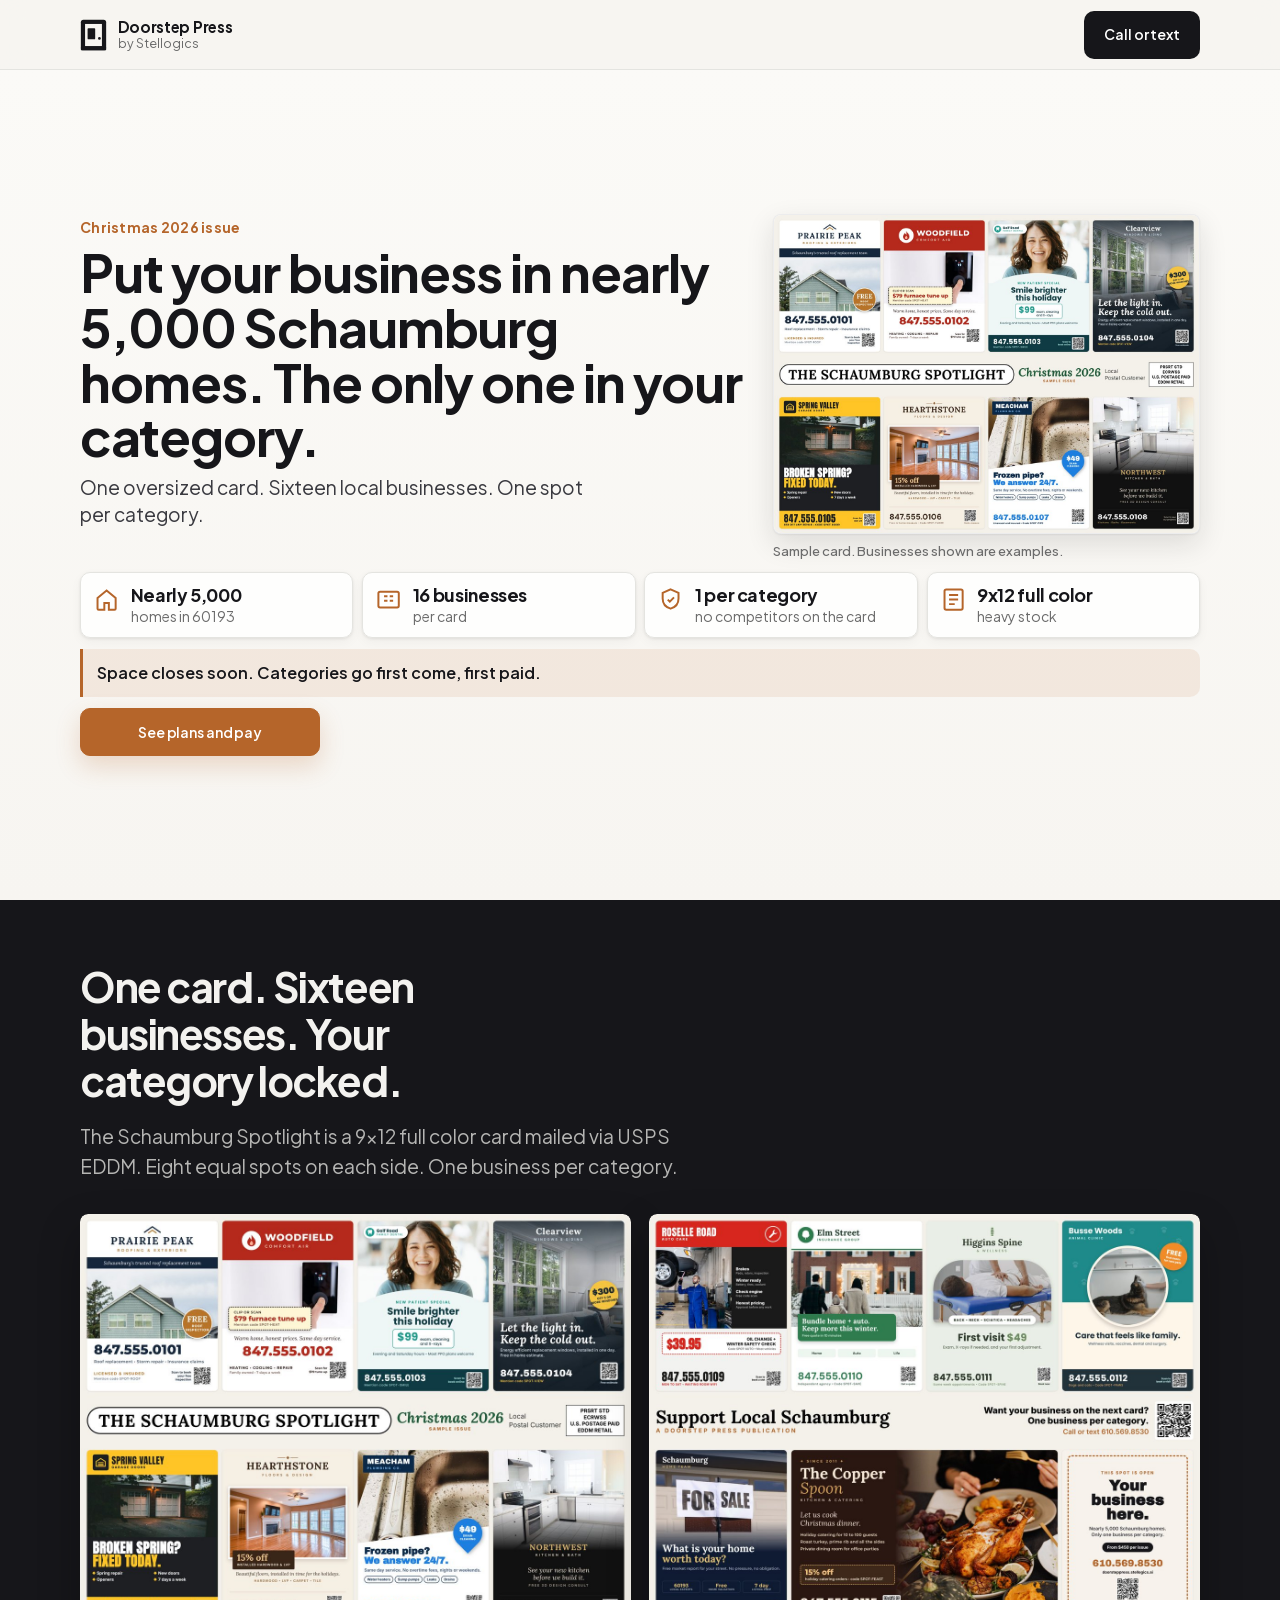
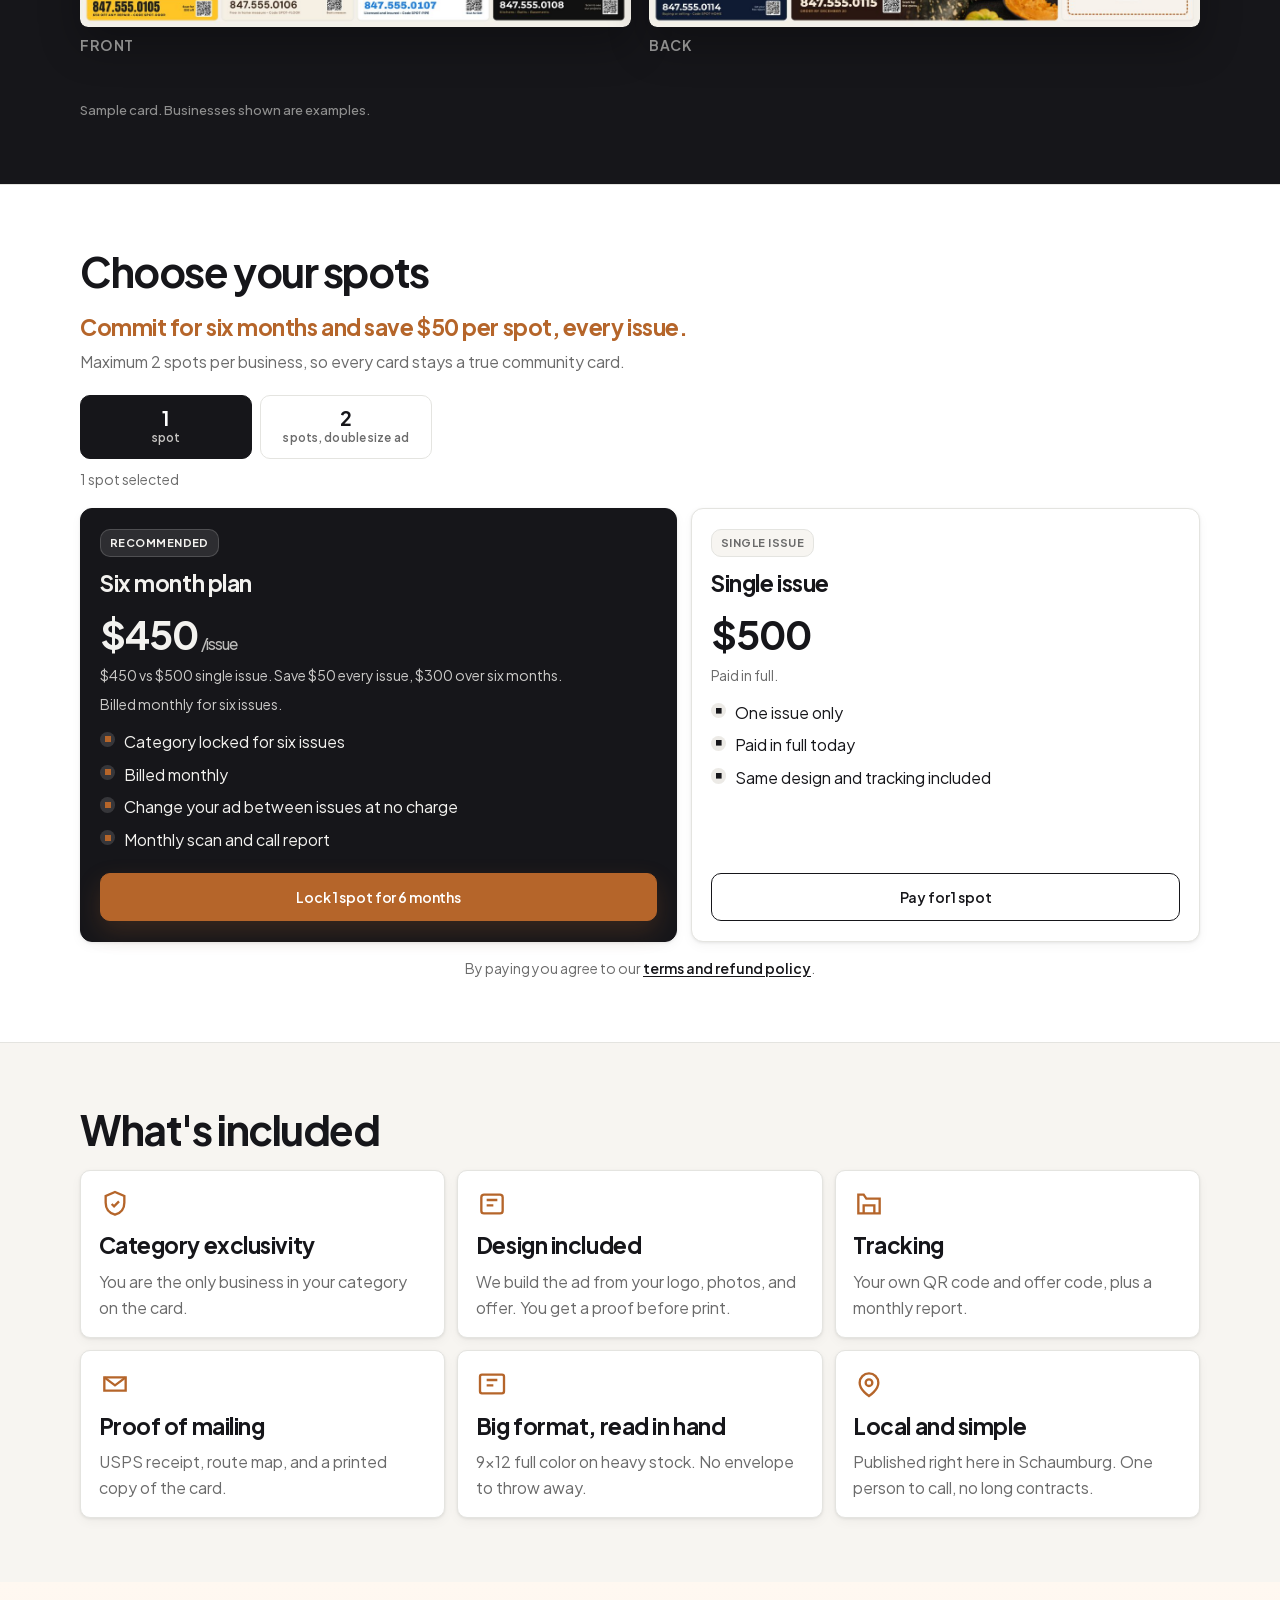
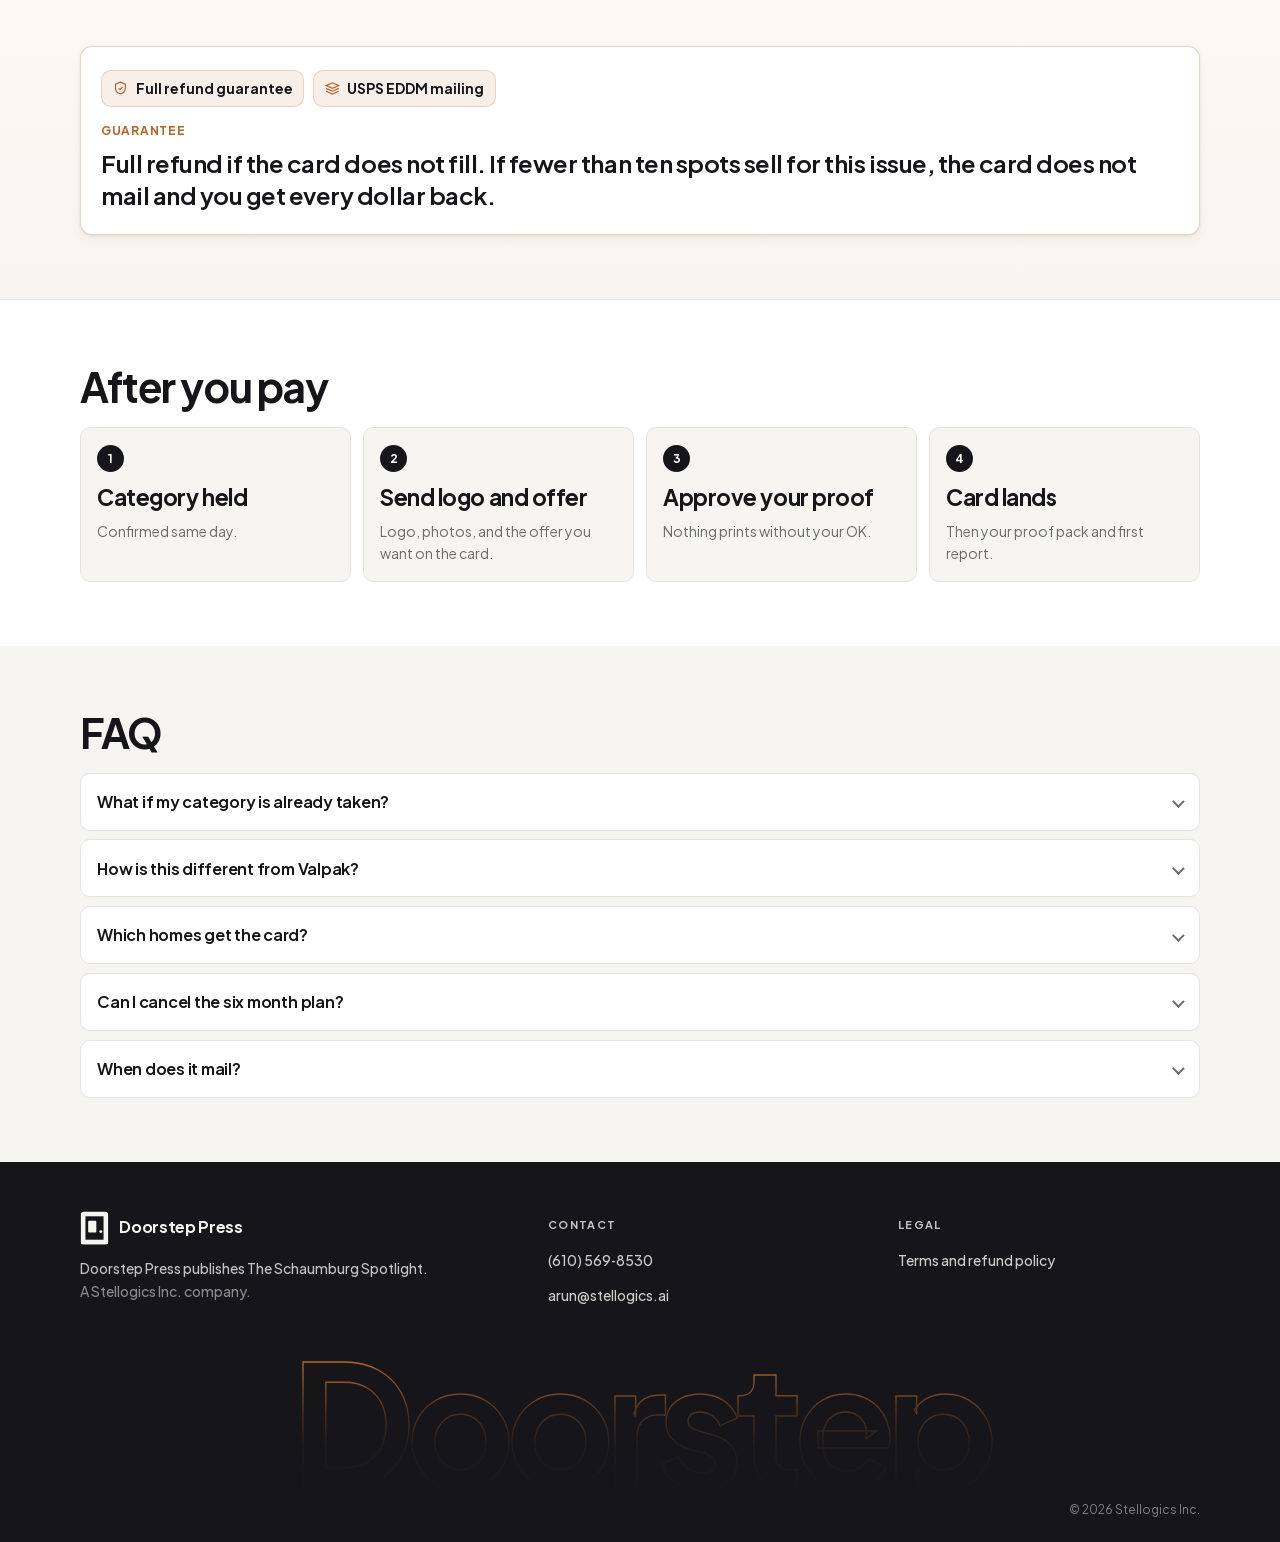
<file: index.html>
<!DOCTYPE html>
<html lang="en">
  <head>
    <meta charset="utf-8" />
    <meta name="viewport" content="width=device-width, initial-scale=1" />
    <meta name="robots" content="noindex, nofollow" />
    <title>Doorstep Press</title>
    <meta http-equiv="refresh" content="0; url=/schaumburg/" />
    <script>
      location.replace("/schaumburg/");
    </script>
  </head>
  <body>
    <p><a href="/schaumburg/">Continue to The Schaumburg Spotlight</a></p>
  </body>
</html>
</file>
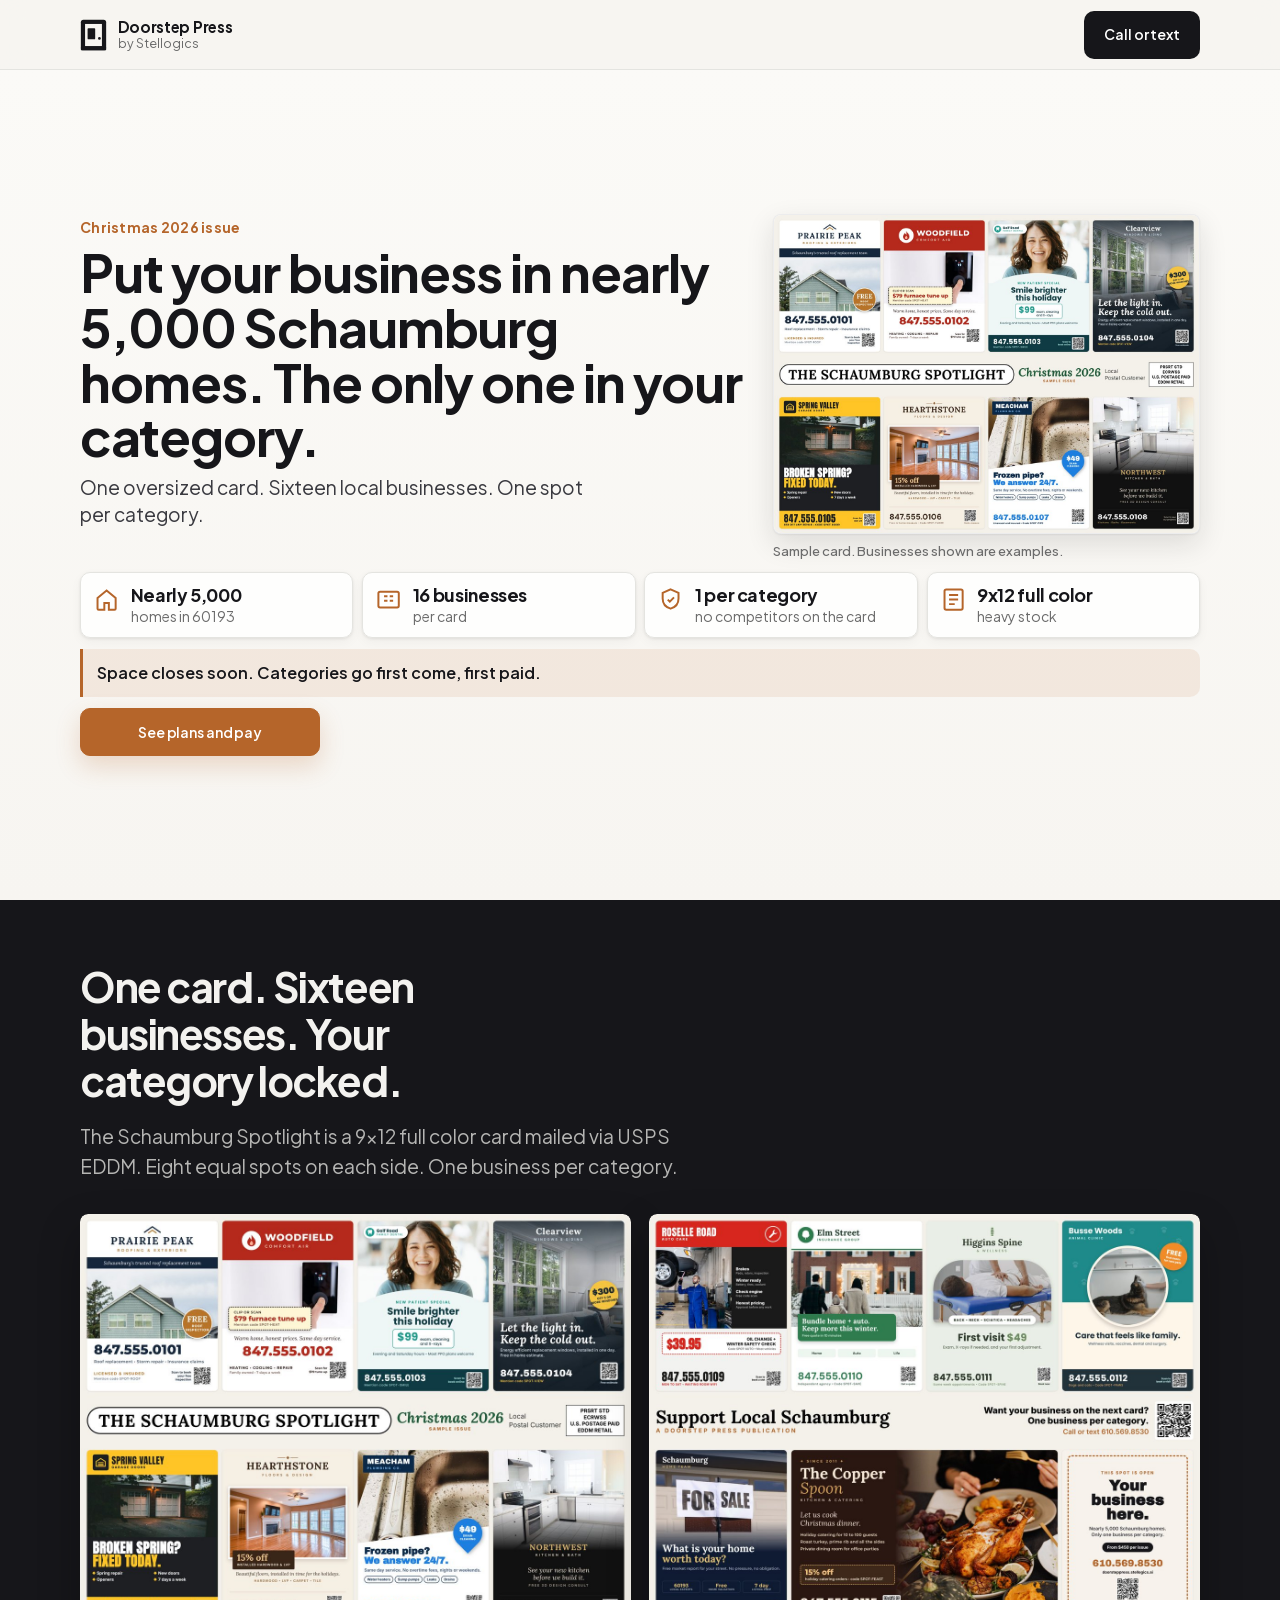
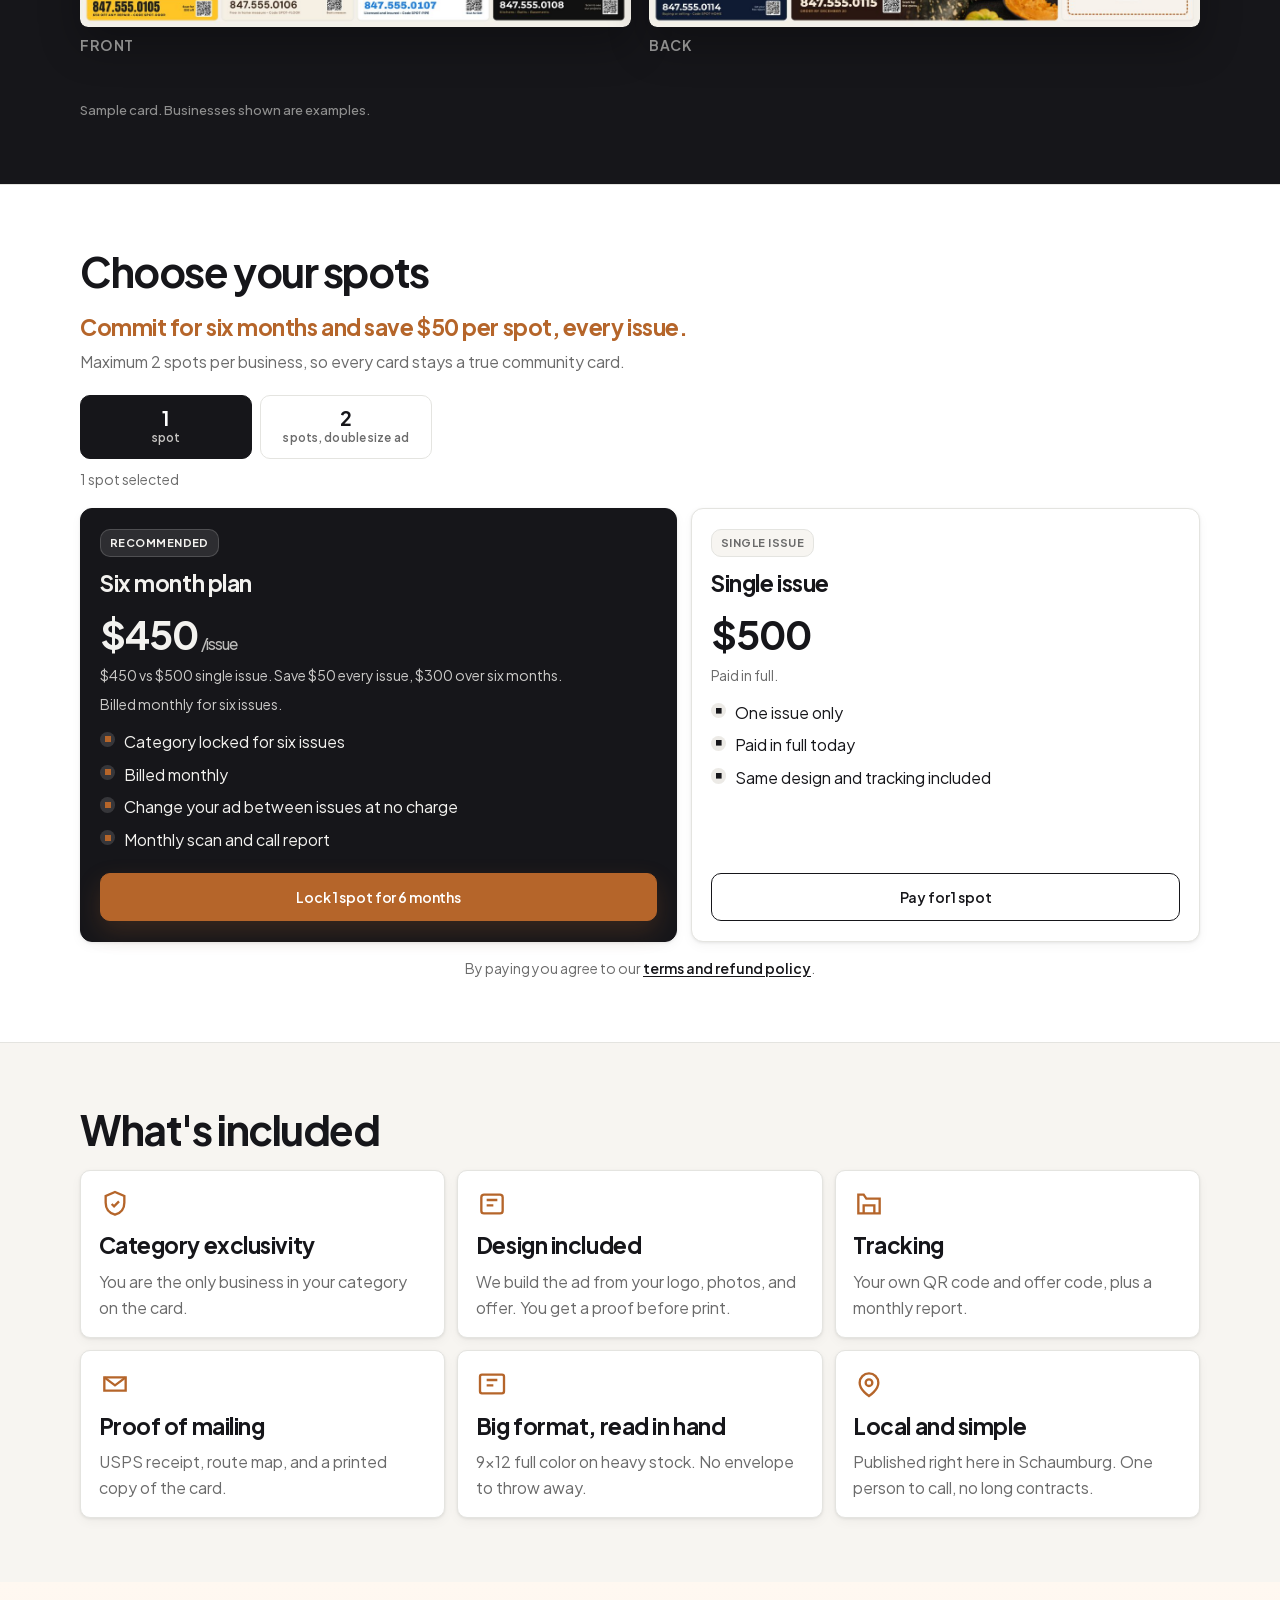
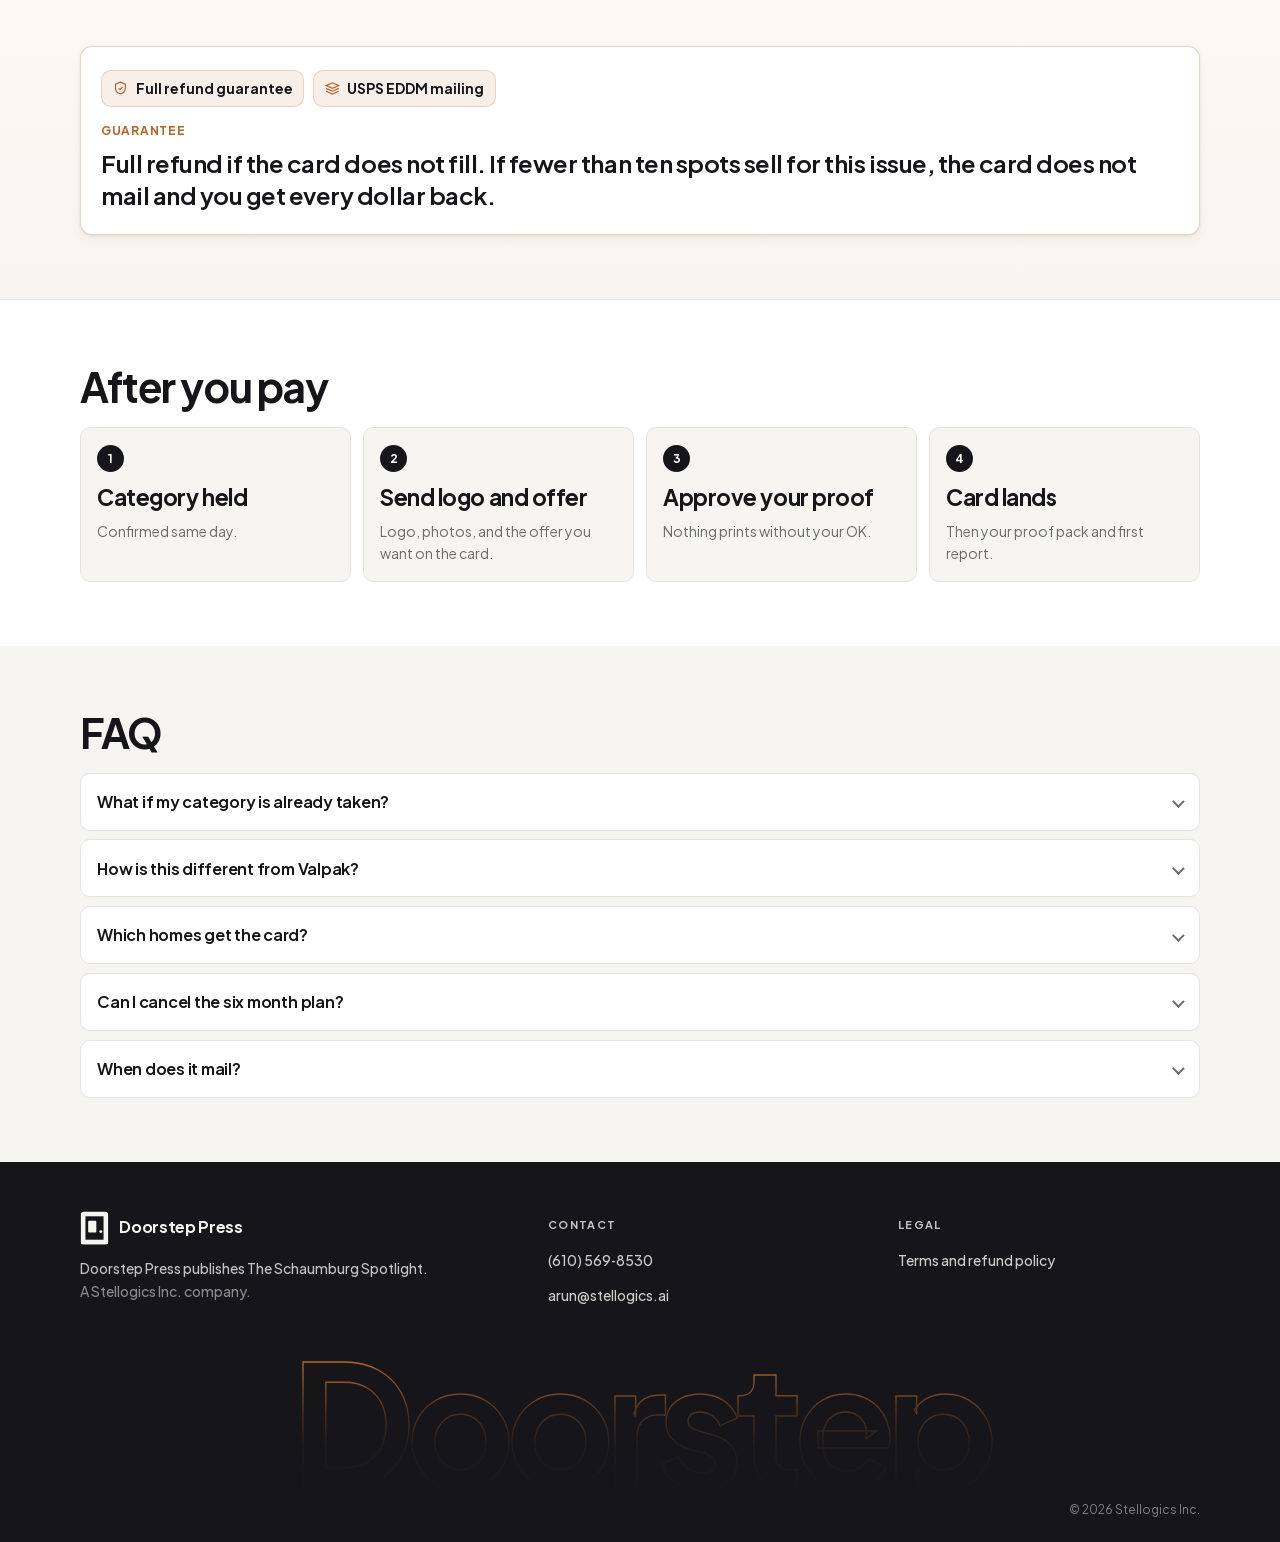
<file: schaumburg/index.html>
<!DOCTYPE html>
<html lang="en">
  <head>
    <meta charset="utf-8" />
    <meta name="viewport" content="width=device-width, initial-scale=1" />
    <meta name="robots" content="noindex, nofollow" />
    <meta
      name="description"
      content="Put your business in nearly 5,000 Schaumburg homes with The Schaumburg Spotlight from Doorstep Press."
    />
    <title>The Schaumburg Spotlight | Doorstep Press</title>
    <link rel="icon" href="../assets/favicon.svg" type="image/svg+xml" />
    <link rel="preload" href="../fonts/plus-jakarta-sans-latin-var.woff2" as="font" type="font/woff2" crossorigin />
    <link rel="stylesheet" href="../css/styles.css" />
  </head>
  <body>
    <header class="site-header">
      <div class="shell site-header__inner">
        <a class="brand" href="/schaumburg/">
          <img class="brand__logo" src="../assets/logo.svg" width="32" height="40" alt="" />
          <span class="brand__text">
            <span class="brand__name">Doorstep Press</span>
            <span class="brand__sub">by Stellogics</span>
          </span>
        </a>
        <a
          class="btn btn--call"
          data-config="phone"
          data-keep-label="true"
          href="#"
          hidden
        >
          Call or text
        </a>
      </div>
    </header>

    <main>
      <section class="band band--hero">
        <div class="shell hero-stack">
          <div class="hero__copy">
            <p class="hero__issue" data-config="issueName">Christmas 2026 issue</p>
            <h1>Put your business in nearly 5,000 Schaumburg homes. The only one in your category.</h1>
            <p class="hero__lead">
              One oversized card. Sixteen local businesses. One spot per category.
            </p>
          </div>

          <figure class="hero__visual">
            <img
              class="hero__img"
              src="../assets/card-front-sample.jpg"
              srcset="../assets/card-front-sample-1200.jpg 1200w, ../assets/card-front-sample.jpg 2400w"
              sizes="(max-width: 767.98px) calc(100vw - 2.2rem), (max-width: 899.98px) min(100vw - 2.2rem, 1120px), 38vw"
              width="2400"
              height="1800"
              alt="Sample front of The Schaumburg Spotlight card showing local business ads"
              loading="eager"
              decoding="async"
            />
            <figcaption class="card-sample-caption">
              Sample card. Businesses shown are examples.
            </figcaption>
          </figure>

          <div class="facts" aria-label="Key facts">
            <div class="fact">
              <span class="fact__icon" aria-hidden="true">
                <svg viewBox="0 0 24 24" fill="none" stroke="currentColor" stroke-width="1.75"><path d="M4 10.5L12 4l8 6.5V20a1 1 0 0 1-1 1h-5v-6H10v6H5a1 1 0 0 1-1-1v-9.5z"/></svg>
              </span>
              <div class="fact__text">
                <strong>Nearly 5,000</strong>
                <span>homes in 60193</span>
              </div>
            </div>
            <div class="fact">
              <span class="fact__icon" aria-hidden="true">
                <svg viewBox="0 0 24 24" fill="none" stroke="currentColor" stroke-width="1.75"><rect x="3" y="5" width="18" height="14" rx="1.5"/><path d="M8 9h3M13 9h3M8 13h3M13 13h3"/></svg>
              </span>
              <div class="fact__text">
                <strong>16 businesses</strong>
                <span>per card</span>
              </div>
            </div>
            <div class="fact">
              <span class="fact__icon" aria-hidden="true">
                <svg viewBox="0 0 24 24" fill="none" stroke="currentColor" stroke-width="1.75"><path d="M12 3l7 3v5c0 4.5-2.9 7.8-7 9-4.1-1.2-7-4.5-7-9V6l7-3z"/><path d="M9.5 12l1.8 1.8L15 10"/></svg>
              </span>
              <div class="fact__text">
                <strong>1 per category</strong>
                <span>no competitors on the card</span>
              </div>
            </div>
            <div class="fact">
              <span class="fact__icon" aria-hidden="true">
                <svg viewBox="0 0 24 24" fill="none" stroke="currentColor" stroke-width="1.75"><rect x="4" y="3" width="16" height="18" rx="1.5"/><path d="M8 8h8M8 12h8M8 16h5"/></svg>
              </span>
              <div class="fact__text">
                <strong>9x12 full color</strong>
                <span>heavy stock</span>
              </div>
            </div>
          </div>

          <p class="urgency">
            Space closes <span data-config="spaceDeadline">soon</span>. Categories go first come, first paid.
          </p>

          <div class="jump">
            <a class="btn btn--primary" href="#plans">See plans and pay</a>
          </div>
        </div>
      </section>

      <section class="band band--ink" aria-label="Card concept">
        <div class="shell card-concept reveal">
          <div class="card-concept__copy">
            <h2>One card. Sixteen businesses. Your category locked.</h2>
            <p>
              The Schaumburg Spotlight is a 9x12 full color card mailed via USPS EDDM.
              Eight equal spots on each side. One business per category.
            </p>
          </div>
          <div class="card-faces">
            <figure class="card-face">
              <button
                type="button"
                class="card-face__zoom"
                data-lightbox="../assets/card-front-sample.jpg"
                aria-label="View full size sample front of The Schaumburg Spotlight card"
              >
                <img
                  src="../assets/card-front-sample.jpg"
                  srcset="../assets/card-front-sample-1200.jpg 1200w, ../assets/card-front-sample.jpg 2400w"
                  sizes="(max-width: 899.98px) calc(100vw - 2.2rem), min(540px, 44vw)"
                  width="2400"
                  height="1800"
                  alt="Sample front of The Schaumburg Spotlight card showing local business ads"
                  loading="lazy"
                  decoding="async"
                />
              </button>
              <figcaption>Front</figcaption>
            </figure>
            <figure class="card-face">
              <button
                type="button"
                class="card-face__zoom"
                data-lightbox="../assets/card-back-sample.jpg"
                aria-label="View full size sample back of The Schaumburg Spotlight card"
              >
                <img
                  src="../assets/card-back-sample.jpg"
                  srcset="../assets/card-back-sample-1200.jpg 1200w, ../assets/card-back-sample.jpg 2400w"
                  sizes="(max-width: 899.98px) calc(100vw - 2.2rem), min(540px, 44vw)"
                  width="2400"
                  height="1800"
                  alt="Sample back of The Schaumburg Spotlight card"
                  loading="lazy"
                  decoding="async"
                />
              </button>
              <figcaption>Back</figcaption>
            </figure>
          </div>
          <p class="card-sample-caption card-sample-caption--on-ink">
            Sample card. Businesses shown are examples.
          </p>
        </div>
      </section>

      <section class="band band--plans" id="plans">
        <div class="shell">
          <div class="plans-head">
            <h2>Choose your spots</h2>
            <p class="plans-save">
              Commit for six months and save $50 per spot, every issue.
            </p>
            <p class="plans-note">
              Maximum 2 spots per business, so every card stays a true community card.
            </p>
          </div>

          <div
            class="spot-picker"
            role="radiogroup"
            aria-label="Number of spots"
          >
            <button type="button" class="spot-picker__btn is-active" data-spots="1" role="radio" aria-checked="true">
              <span class="spot-picker__num">1</span>
              <span class="spot-picker__desc">spot</span>
            </button>
            <button type="button" class="spot-picker__btn" data-spots="2" role="radio" aria-checked="false">
              <span class="spot-picker__num">2</span>
              <span class="spot-picker__desc">spots, double size ad</span>
            </button>
          </div>
          <p class="spot-picker__label">
            <span data-spots-label>1 spot</span> selected
          </p>

          <div class="plan-compare">
            <article class="plan plan--featured">
              <span class="plan__badge">Recommended</span>
              <h3>Six month plan</h3>
              <p class="plan__price" data-price="plan6">
                $450<span class="price-unit">/issue</span>
              </p>
              <p class="plan__compare" data-compare="plan6">
                $450 vs $500 single issue. Save $50 every issue, $300 over six months.
              </p>
              <p class="plan__perspot" data-perspot="plan6" hidden></p>
              <p class="plan__billing">Billed monthly for six issues.</p>
              <ul class="checklist">
                <li>Category locked for six issues</li>
                <li>Billed monthly</li>
                <li>Change your ad between issues at no charge</li>
                <li>Monthly scan and call report</li>
              </ul>
              <a class="btn btn--primary" data-pay="plan6" href="#">
                Lock 1 spot for 6 months
              </a>
            </article>

            <article class="plan plan--single">
              <span class="plan__badge plan__badge--quiet">Single issue</span>
              <h3>Single issue</h3>
              <p class="plan__price" data-price="single">$500</p>
              <p class="plan__meta" data-meta="single">Paid in full.</p>
              <ul class="checklist checklist--muted">
                <li>One issue only</li>
                <li>Paid in full today</li>
                <li>Same design and tracking included</li>
              </ul>
              <a class="btn btn--secondary" data-pay="single" href="#">
                Pay for 1 spot
              </a>
            </article>
          </div>

          <p class="plans-agree">
            By paying you agree to our
            <a href="/schaumburg/terms/">terms and refund policy</a>.
          </p>
        </div>
      </section>

      <section class="band band--paper">
        <div class="shell">
          <h2 class="reveal">What's included</h2>
          <div class="include-grid">
            <article class="include reveal">
              <span class="include__icon" aria-hidden="true">
                <svg viewBox="0 0 24 24" fill="none" stroke="currentColor" stroke-width="1.75"><path d="M12 3l7 3v5c0 4.5-2.9 7.8-7 9-4.1-1.2-7-4.5-7-9V6l7-3z"/><path d="M9.5 12l1.8 1.8L15 10"/></svg>
              </span>
              <h3>Category exclusivity</h3>
              <p>You are the only business in your category on the card.</p>
            </article>
            <article class="include reveal">
              <span class="include__icon" aria-hidden="true">
                <svg viewBox="0 0 24 24" fill="none" stroke="currentColor" stroke-width="1.75"><rect x="4" y="5" width="16" height="14" rx="2"/><path d="M8 9h8M8 13h5"/></svg>
              </span>
              <h3>Design included</h3>
              <p>
                We build the ad from your logo, photos, and offer. You get a proof before print.
              </p>
            </article>
            <article class="include reveal">
              <span class="include__icon" aria-hidden="true">
                <svg viewBox="0 0 24 24" fill="none" stroke="currentColor" stroke-width="1.75"><path d="M4 19V5h4l2 3h10v11H4z"/><path d="M8 19v-6h8v6"/></svg>
              </span>
              <h3>Tracking</h3>
              <p>Your own QR code and offer code, plus a monthly report.</p>
            </article>
            <article class="include reveal">
              <span class="include__icon" aria-hidden="true">
                <svg viewBox="0 0 24 24" fill="none" stroke="currentColor" stroke-width="1.75"><path d="M4 7h16v10H4z"/><path d="M4 7l8 6 8-6"/></svg>
              </span>
              <h3>Proof of mailing</h3>
              <p>USPS receipt, route map, and a printed copy of the card.</p>
            </article>
            <article class="include reveal">
              <span class="include__icon" aria-hidden="true">
                <svg viewBox="0 0 24 24" fill="none" stroke="currentColor" stroke-width="1.75"><rect x="3" y="5" width="18" height="14" rx="1.5"/><path d="M8 9h8M8 13h5"/></svg>
              </span>
              <h3>Big format, read in hand</h3>
              <p>9x12 full color on heavy stock. No envelope to throw away.</p>
            </article>
            <article class="include reveal">
              <span class="include__icon" aria-hidden="true">
                <svg viewBox="0 0 24 24" fill="none" stroke="currentColor" stroke-width="1.75"><path d="M12 21s-7-4.4-7-10a7 7 0 1 1 14 0c0 5.6-7 10-7 10z"/><circle cx="12" cy="11" r="2.5"/></svg>
              </span>
              <h3>Local and simple</h3>
              <p>Published right here in Schaumburg. One person to call, no long contracts.</p>
            </article>
          </div>
        </div>
      </section>

      <section class="band band--guarantee">
        <div class="shell">
          <aside class="guarantee reveal">
            <div class="trust-row">
              <span class="trust-badge">
                <svg viewBox="0 0 24 24" fill="none" stroke="currentColor" stroke-width="1.75" aria-hidden="true"><path d="M12 3l7 3v5c0 4.5-2.9 7.8-7 9-4.1-1.2-7-4.5-7-9V6l7-3z"/><path d="M9.5 12l1.8 1.8L15 10"/></svg>
                Full refund guarantee
              </span>
              <span class="trust-badge">
                <svg viewBox="0 0 24 24" fill="none" stroke="currentColor" stroke-width="1.75" aria-hidden="true"><path d="M3 8l9-4 9 4-9 4-9-4z"/><path d="M3 12l9 4 9-4M3 16l9 4 9-4"/></svg>
                USPS EDDM mailing
              </span>
            </div>
            <p class="guarantee__label">Guarantee</p>
            <p>
              Full refund if the card does not fill. If fewer than ten spots sell for this issue,
              the card does not mail and you get every dollar back.
            </p>
          </aside>
        </div>
      </section>

      <section class="band band--steps">
        <div class="shell">
          <h2 class="reveal">After you pay</h2>
          <ol class="steps">
            <li class="reveal">
              <h3>Category held</h3>
              <p>Confirmed same day.</p>
            </li>
            <li class="reveal">
              <h3>Send logo and offer</h3>
              <p>Logo, photos, and the offer you want on the card.</p>
            </li>
            <li class="reveal">
              <h3>Approve your proof</h3>
              <p>Nothing prints without your OK.</p>
            </li>
            <li class="reveal">
              <h3>Card lands</h3>
              <p>Then your proof pack and first report.</p>
            </li>
          </ol>
        </div>
      </section>

      <section class="band band--faq">
        <div class="shell">
          <h2 class="reveal">FAQ</h2>
          <div class="faq">
            <div class="faq-item reveal">
              <button class="faq-q" type="button" aria-expanded="false">
                What if my category is already taken?
              </button>
              <div class="faq-a" hidden>
                You are first in line for the next card. You pay nothing until your category is
                confirmed.
              </div>
            </div>

            <div class="faq-item reveal">
              <button class="faq-q" type="button" aria-expanded="false">
                How is this different from Valpak?
              </button>
              <div class="faq-a" hidden>
                One single card with 16 businesses. No competitors in your category. No envelope.
              </div>
            </div>

            <div class="faq-item reveal">
              <button class="faq-q" type="button" aria-expanded="false">
                Which homes get the card?
              </button>
              <div class="faq-a" hidden>
                Every home on ten carrier routes in 60193. Nearly 5,000 homes.
              </div>
            </div>

            <div class="faq-item reveal">
              <button class="faq-q" type="button" aria-expanded="false">
                Can I cancel the six month plan?
              </button>
              <div class="faq-a" hidden>
                Talk to us and we will work through it with you.
              </div>
            </div>

            <div class="faq-item reveal">
              <button class="faq-q" type="button" aria-expanded="false">
                When does it mail?
              </button>
              <div class="faq-a" hidden>
                The Christmas issue mails in December. The card holds only 16 businesses, so categories close as they fill.
              </div>
            </div>
          </div>
        </div>
      </section>
    </main>

    <footer class="site-footer">
      <div class="shell site-footer-main">
        <div class="site-footer-col site-footer-brand">
          <a class="site-footer-logo-link" href="/schaumburg/" aria-label="Doorstep Press">
            <img class="site-footer-logo" src="../assets/logo-light.svg" width="32" height="40" alt="" />
            <span class="site-footer-logo-name">Doorstep Press</span>
          </a>
          <p class="site-footer-credit">
            <span class="site-footer-credit__line">Doorstep Press publishes The Schaumburg Spotlight.</span>
            <span class="site-footer-credit__muted">A Stellogics Inc. company.</span>
          </p>
        </div>
        <nav class="site-footer-col" aria-label="Contact">
          <h2 class="site-footer-heading">Contact</h2>
          <ul class="site-footer-links">
            <li><a data-config="phone" href="#" hidden></a></li>
            <li><a data-config="email" href="#" hidden></a></li>
          </ul>
        </nav>
        <nav class="site-footer-col" aria-label="Legal">
          <h2 class="site-footer-heading">Legal</h2>
          <ul class="site-footer-links">
            <li><a href="/schaumburg/terms/">Terms and refund policy</a></li>
          </ul>
        </nav>
      </div>

      <div class="site-footer-wordmark-wrap" aria-hidden="true">
        <p class="site-footer-wordmark">Doorstep</p>
        <div class="site-footer-wordmark-fade"></div>
      </div>

      <div class="shell site-footer-legal">
        <p class="site-footer-legal-copy">© 2026 Stellogics Inc.</p>
      </div>
    </footer>

    <div class="sticky-pay">
      <a class="btn btn--primary" href="#plans">See plans and pay</a>
    </div>

    <div class="lightbox" id="card-lightbox" hidden>
      <div class="lightbox__backdrop" data-lightbox-close tabindex="-1"></div>
      <div class="lightbox__dialog" role="dialog" aria-modal="true" aria-label="Sample card preview">
        <button type="button" class="lightbox__close" data-lightbox-close aria-label="Close">
          Close
        </button>
        <img class="lightbox__img" alt="" />
      </div>
    </div>

    <script src="../config.js"></script>
    <script src="../js/app.js"></script>
  </body>
</html>
</file>
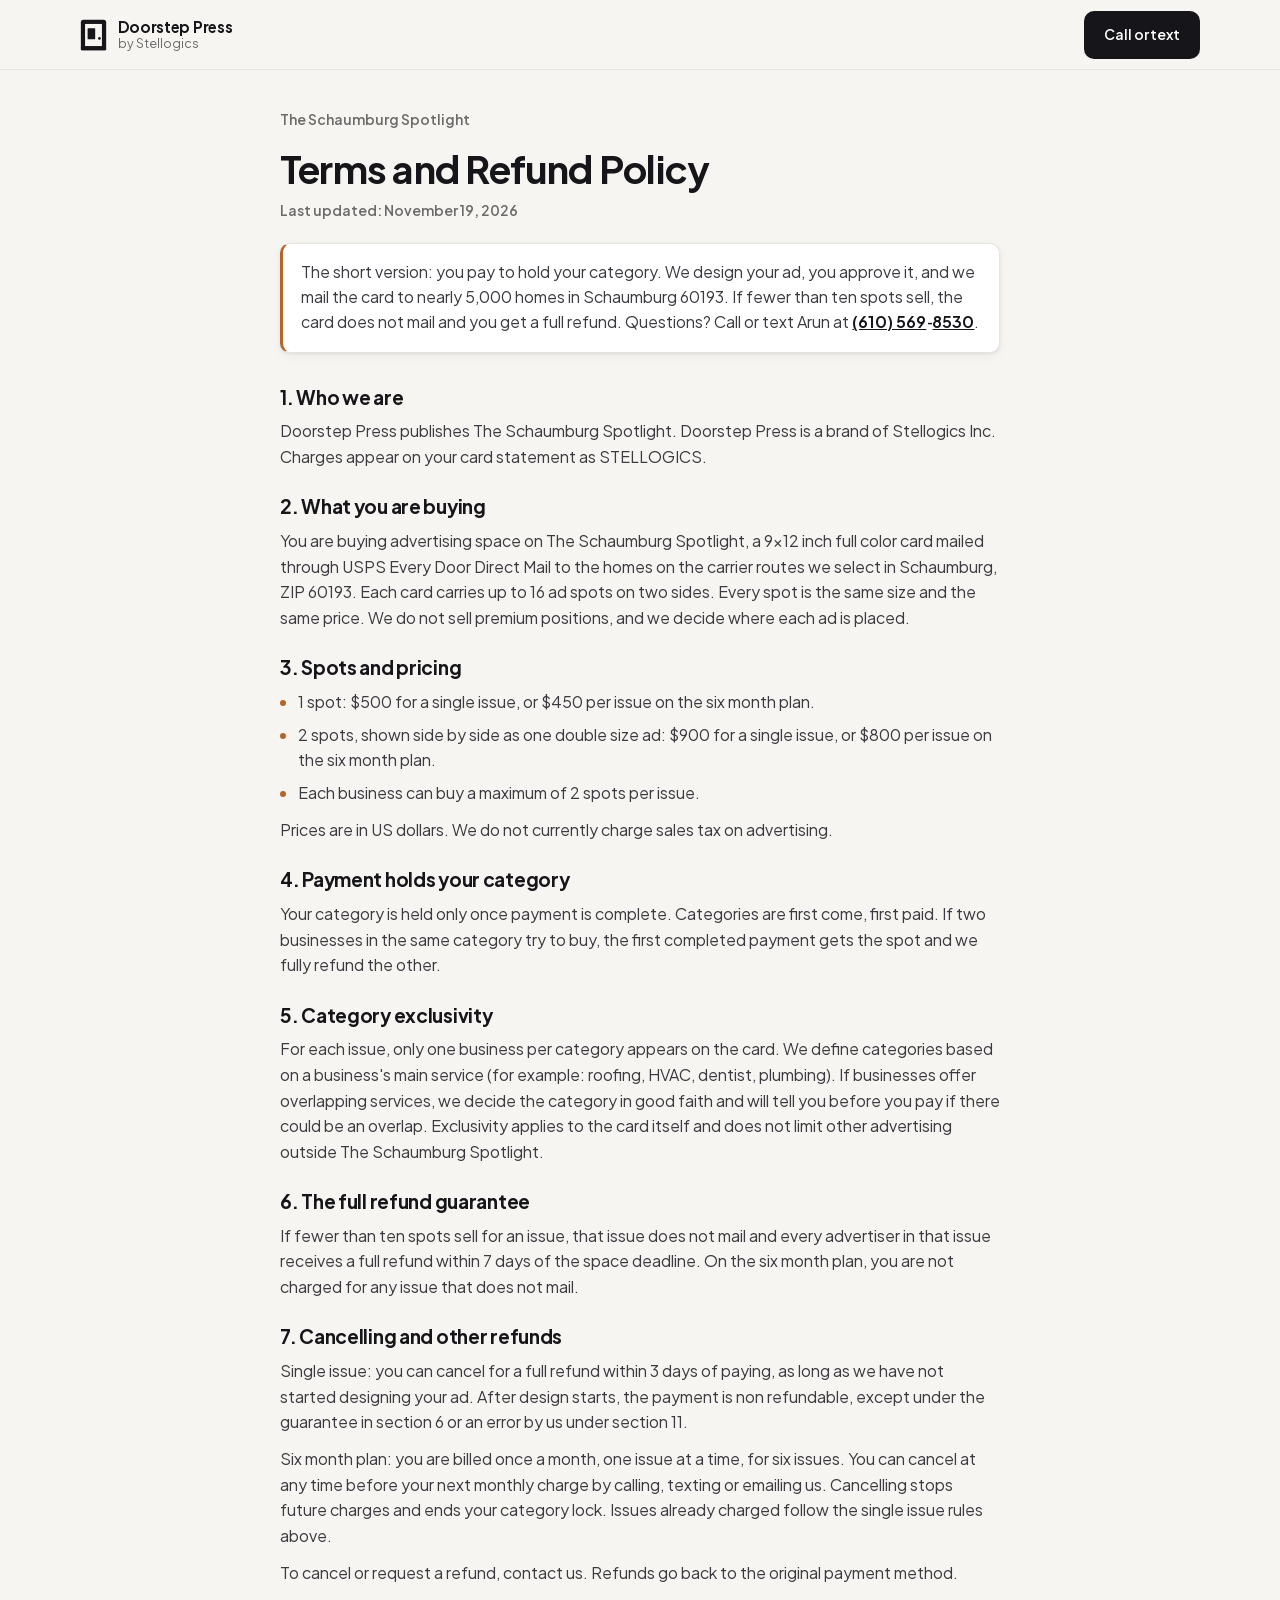
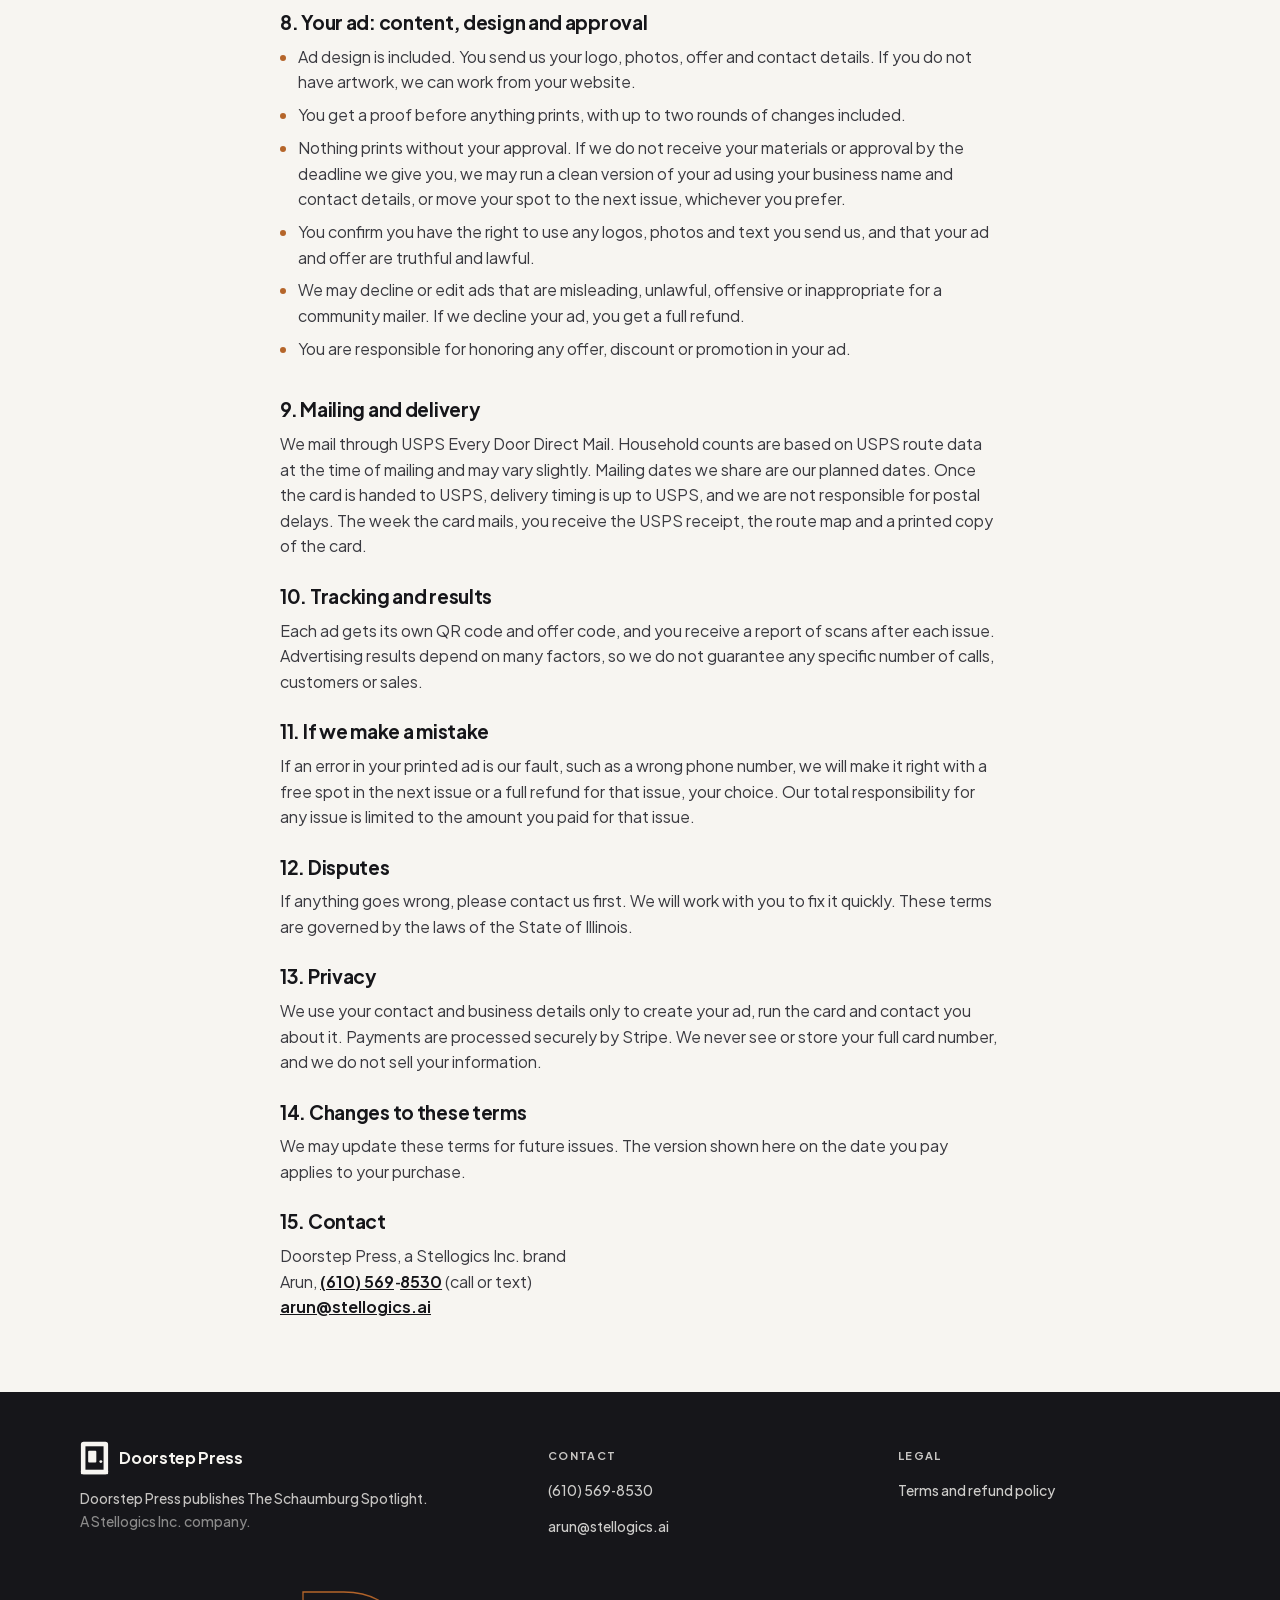
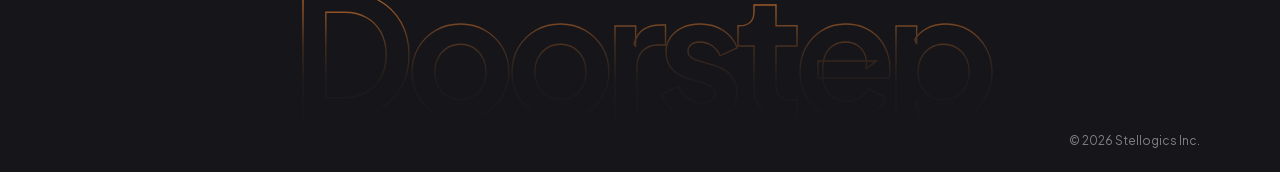
<file: schaumburg/terms/index.html>
<!DOCTYPE html>
<html lang="en">
  <head>
    <meta charset="utf-8" />
    <meta name="viewport" content="width=device-width, initial-scale=1" />
    <meta name="robots" content="noindex, nofollow" />
    <meta
      name="description"
      content="Terms and refund policy for The Schaumburg Spotlight from Doorstep Press."
    />
    <title>Terms and Refund Policy | Doorstep Press</title>
    <link rel="icon" href="../../assets/favicon.svg" type="image/svg+xml" />
    <link rel="preload" href="../../fonts/plus-jakarta-sans-latin-var.woff2" as="font" type="font/woff2" crossorigin />
    <link rel="stylesheet" href="../../css/styles.css" />
  </head>
  <body>
    <header class="site-header">
      <div class="shell site-header__inner">
        <a class="brand" href="/schaumburg/">
          <img class="brand__logo" src="../../assets/logo.svg" width="32" height="40" alt="" />
          <span class="brand__text">
            <span class="brand__name">Doorstep Press</span>
            <span class="brand__sub">by Stellogics</span>
          </span>
        </a>
        <a
          class="btn btn--call"
          data-config="phone"
          data-keep-label="true"
          href="#"
          hidden
        >
          Call or text
        </a>
      </div>
    </header>

    <main>
      <section class="band band--paper legal-page">
        <div class="shell shell--narrow legal-page__inner">
          <p class="legal-page__crumb">
            <a href="/schaumburg/">The Schaumburg Spotlight</a>
          </p>
          <h1>Terms and Refund Policy</h1>
          <p class="legal-page__updated">Last updated: November 19, 2026</p>

          <aside class="legal-summary" aria-label="Summary">
            <p>
              The short version: you pay to hold your category. We design your ad, you
              approve it, and we mail the card to nearly 5,000 homes in Schaumburg 60193.
              If fewer than ten spots sell, the card does not mail and you get a full
              refund. Questions? Call or text Arun at
              <a data-config="phone" href="tel:+16105698530">(610) 569-8530</a>.
            </p>
          </aside>

          <article class="legal-prose">
            <section>
              <h2>1. Who we are</h2>
              <p>
                Doorstep Press publishes The Schaumburg Spotlight. Doorstep Press is a brand
                of Stellogics Inc. Charges appear on your card statement as STELLOGICS.
              </p>
            </section>

            <section>
              <h2>2. What you are buying</h2>
              <p>
                You are buying advertising space on The Schaumburg Spotlight, a 9x12 inch
                full color card mailed through USPS Every Door Direct Mail to the homes on
                the carrier routes we select in Schaumburg, ZIP 60193. Each card carries up
                to 16 ad spots on two sides. Every spot is the same size and the same price.
                We do not sell premium positions, and we decide where each ad is placed.
              </p>
            </section>

            <section>
              <h2>3. Spots and pricing</h2>
              <ul>
                <li>
                  1 spot: $500 for a single issue, or $450 per issue on the six month plan.
                </li>
                <li>
                  2 spots, shown side by side as one double size ad: $900 for a single issue,
                  or $800 per issue on the six month plan.
                </li>
                <li>
                  Each business can buy a maximum of 2 spots per issue.
                </li>
              </ul>
              <p>
                Prices are in US dollars. We do not currently charge sales tax on
                advertising.
              </p>
            </section>

            <section>
              <h2>4. Payment holds your category</h2>
              <p>
                Your category is held only once payment is complete. Categories are first
                come, first paid. If two businesses in the same category try to buy, the
                first completed payment gets the spot and we fully refund the other.
              </p>
            </section>

            <section>
              <h2>5. Category exclusivity</h2>
              <p>
                For each issue, only one business per category appears on the card. We
                define categories based on a business's main service (for example: roofing,
                HVAC, dentist, plumbing). If businesses offer overlapping services, we decide
                the category in good faith and will tell you before you pay if there could be
                an overlap. Exclusivity applies to the card itself and does not limit other
                advertising outside The Schaumburg Spotlight.
              </p>
            </section>

            <section>
              <h2>6. The full refund guarantee</h2>
              <p>
                If fewer than ten spots sell for an issue, that issue does not mail and every
                advertiser in that issue receives a full refund within 7 days of the space
                deadline. On the six month plan, you are not charged for any issue that does
                not mail.
              </p>
            </section>

            <section>
              <h2>7. Cancelling and other refunds</h2>
              <p>
                Single issue: you can cancel for a full refund within 3 days of paying, as
                long as we have not started designing your ad. After design starts, the
                payment is non refundable, except under the guarantee in section 6 or an
                error by us under section 11.
              </p>
              <p>
                Six month plan: you are billed once a month, one issue at a time, for six
                issues. You can cancel at any time before your next monthly charge by calling,
                texting or emailing us. Cancelling stops future charges and ends your
                category lock. Issues already charged follow the single issue rules above.
              </p>
              <p>
                To cancel or request a refund, contact us. Refunds go back to the original
                payment method.
              </p>
            </section>

            <section>
              <h2>8. Your ad: content, design and approval</h2>
              <ul>
                <li>
                  Ad design is included. You send us your logo, photos, offer and contact
                  details. If you do not have artwork, we can work from your website.
                </li>
                <li>
                  You get a proof before anything prints, with up to two rounds of changes
                  included.
                </li>
                <li>
                  Nothing prints without your approval. If we do not receive your materials or
                  approval by the deadline we give you, we may run a clean version of your ad
                  using your business name and contact details, or move your spot to the next
                  issue, whichever you prefer.
                </li>
                <li>
                  You confirm you have the right to use any logos, photos and text you send
                  us, and that your ad and offer are truthful and lawful.
                </li>
                <li>
                  We may decline or edit ads that are misleading, unlawful, offensive or
                  inappropriate for a community mailer. If we decline your ad, you get a full
                  refund.
                </li>
                <li>
                  You are responsible for honoring any offer, discount or promotion in your
                  ad.
                </li>
              </ul>
            </section>

            <section>
              <h2>9. Mailing and delivery</h2>
              <p>
                We mail through USPS Every Door Direct Mail. Household counts are based on
                USPS route data at the time of mailing and may vary slightly. Mailing dates
                we share are our planned dates. Once the card is handed to USPS, delivery
                timing is up to USPS, and we are not responsible for postal delays. The week
                the card mails, you receive the USPS receipt, the route map and a printed
                copy of the card.
              </p>
            </section>

            <section>
              <h2>10. Tracking and results</h2>
              <p>
                Each ad gets its own QR code and offer code, and you receive a report of
                scans after each issue. Advertising results depend on many factors, so we do
                not guarantee any specific number of calls, customers or sales.
              </p>
            </section>

            <section>
              <h2>11. If we make a mistake</h2>
              <p>
                If an error in your printed ad is our fault, such as a wrong phone number, we
                will make it right with a free spot in the next issue or a full refund for
                that issue, your choice. Our total responsibility for any issue is limited to
                the amount you paid for that issue.
              </p>
            </section>

            <section>
              <h2>12. Disputes</h2>
              <p>
                If anything goes wrong, please contact us first. We will work with you to fix
                it quickly. These terms are governed by the laws of the State of Illinois.
              </p>
            </section>

            <section>
              <h2>13. Privacy</h2>
              <p>
                We use your contact and business details only to create your ad, run the
                card and contact you about it. Payments are processed securely by Stripe. We
                never see or store your full card number, and we do not sell your
                information.
              </p>
            </section>

            <section>
              <h2>14. Changes to these terms</h2>
              <p>
                We may update these terms for future issues. The version shown here on the
                date you pay applies to your purchase.
              </p>
            </section>

            <section>
              <h2>15. Contact</h2>
              <p>
                Doorstep Press, a Stellogics Inc. brand<br />
                Arun,
                <a data-config="phone" href="tel:+16105698530">(610) 569-8530</a>
                (call or text)<br />
                <a data-config="email" href="mailto:arun@stellogics.ai">arun@stellogics.ai</a>
              </p>
            </section>
          </article>
        </div>
      </section>
    </main>

    <footer class="site-footer">
      <div class="shell site-footer-main">
        <div class="site-footer-col site-footer-brand">
          <a class="site-footer-logo-link" href="/schaumburg/" aria-label="Doorstep Press">
            <img class="site-footer-logo" src="../../assets/logo-light.svg" width="32" height="40" alt="" />
            <span class="site-footer-logo-name">Doorstep Press</span>
          </a>
          <p class="site-footer-credit">
            <span class="site-footer-credit__line">Doorstep Press publishes The Schaumburg Spotlight.</span>
            <span class="site-footer-credit__muted">A Stellogics Inc. company.</span>
          </p>
        </div>
        <nav class="site-footer-col" aria-label="Contact">
          <h2 class="site-footer-heading">Contact</h2>
          <ul class="site-footer-links">
            <li><a data-config="phone" href="#" hidden></a></li>
            <li><a data-config="email" href="#" hidden></a></li>
          </ul>
        </nav>
        <nav class="site-footer-col" aria-label="Legal">
          <h2 class="site-footer-heading">Legal</h2>
          <ul class="site-footer-links">
            <li><a href="/schaumburg/terms/">Terms and refund policy</a></li>
          </ul>
        </nav>
      </div>

      <div class="site-footer-wordmark-wrap" aria-hidden="true">
        <p class="site-footer-wordmark">Doorstep</p>
        <div class="site-footer-wordmark-fade"></div>
      </div>

      <div class="shell site-footer-legal">
        <p class="site-footer-legal-copy">© 2026 Stellogics Inc.</p>
      </div>
    </footer>

    <script src="../../config.js"></script>
    <script src="../../js/app.js"></script>
  </body>
</html>
</file>
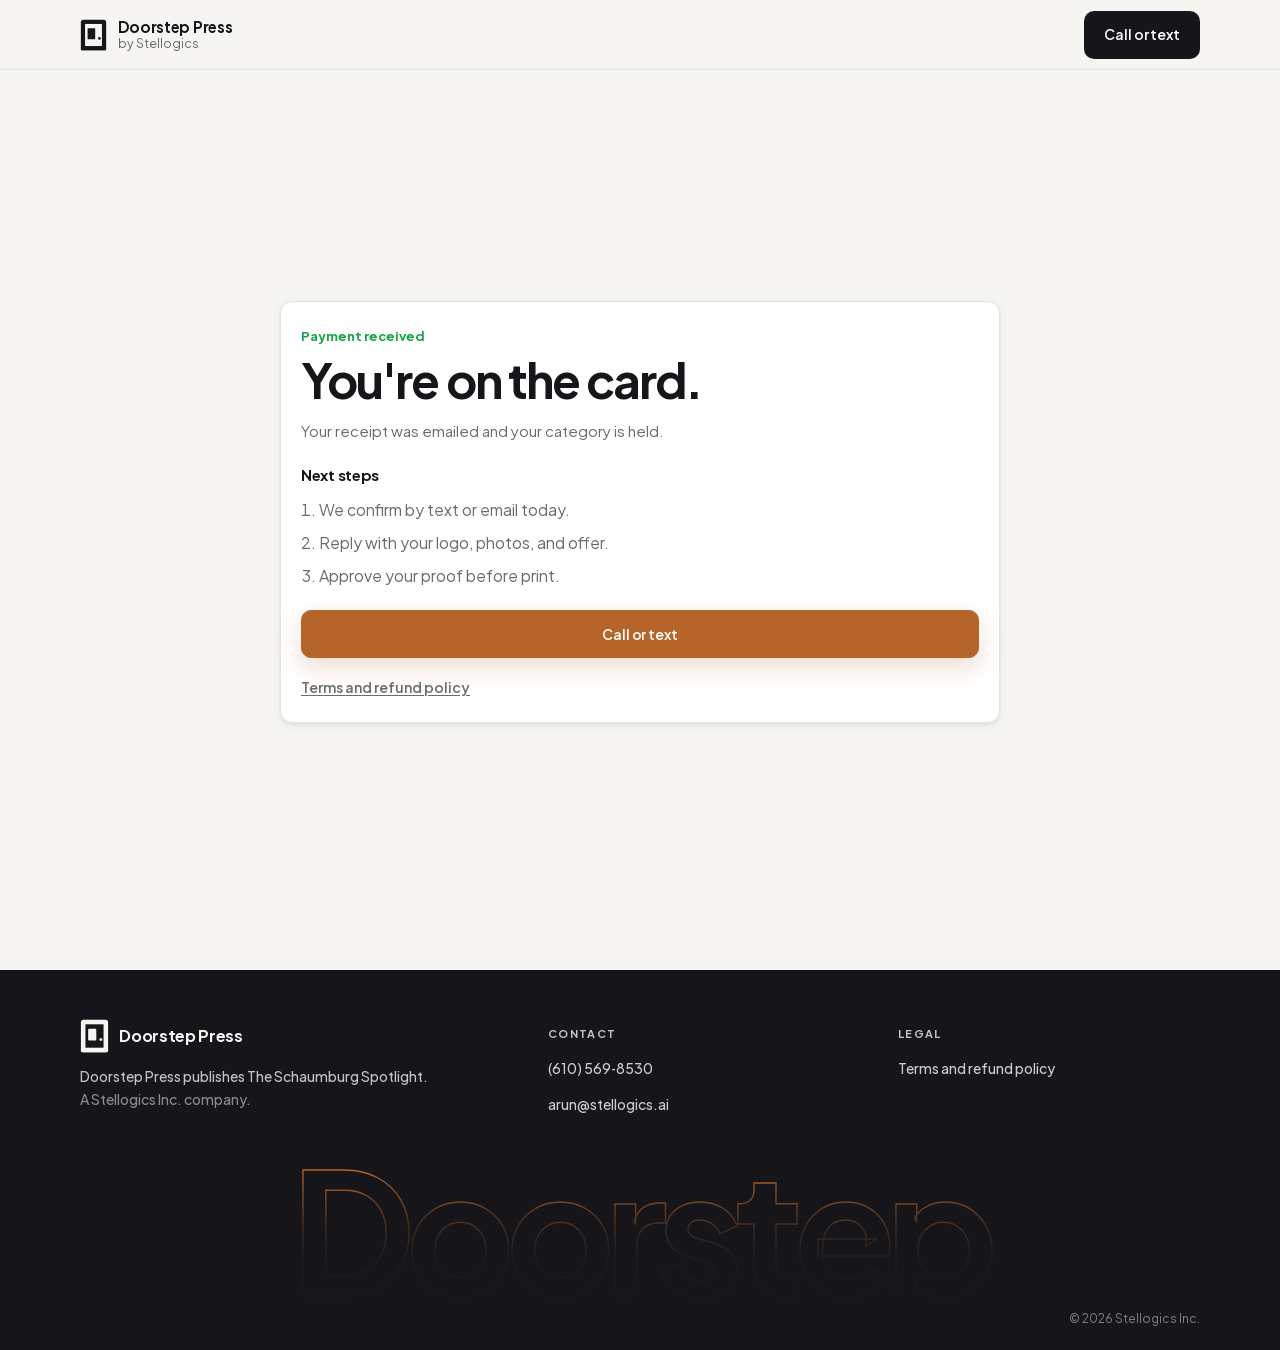
<file: schaumburg/thanks/index.html>
<!DOCTYPE html>
<html lang="en">
  <head>
    <meta charset="utf-8" />
    <meta name="viewport" content="width=device-width, initial-scale=1" />
    <meta name="robots" content="noindex, nofollow" />
    <meta name="description" content="Payment received. Your category is held on The Schaumburg Spotlight." />
    <title>You're on the card | Doorstep Press</title>
    <link rel="icon" href="../../assets/favicon.svg" type="image/svg+xml" />
    <link rel="preload" href="../../fonts/plus-jakarta-sans-latin-var.woff2" as="font" type="font/woff2" crossorigin />
    <link rel="stylesheet" href="../../css/styles.css" />
  </head>
  <body>
    <header class="site-header">
      <div class="shell site-header__inner">
        <a class="brand" href="/schaumburg/">
          <img class="brand__logo" src="../../assets/logo.svg" width="32" height="40" alt="" />
          <span class="brand__text">
            <span class="brand__name">Doorstep Press</span>
            <span class="brand__sub">by Stellogics</span>
          </span>
        </a>
        <a
          class="btn btn--call"
          data-config="phone"
          data-keep-label="true"
          href="#"
          hidden
        >
          Call or text
        </a>
      </div>
    </header>

    <main class="thanks">
      <div class="shell shell--narrow">
        <article class="thanks__card">
          <p class="thanks__kicker">Payment received</p>
          <h1>You're on the card.</h1>
          <p class="thanks__lead">
            Your receipt was emailed and your category is held.
          </p>

          <h2 class="thanks__next">Next steps</h2>
          <ol>
            <li>We confirm by text or email today.</li>
            <li>Reply with your logo, photos, and offer.</li>
            <li>Approve your proof before print.</li>
          </ol>

          <a
            class="btn btn--primary"
            data-config="phone"
            data-keep-label="true"
            href="#"
            hidden
          >
            Call or text
          </a>

          <p class="thanks__terms">
            <a href="/schaumburg/terms/">Terms and refund policy</a>
          </p>
        </article>
      </div>
    </main>

    <footer class="site-footer site-footer--thanks">
      <div class="shell site-footer-main">
        <div class="site-footer-col site-footer-brand">
          <a class="site-footer-logo-link" href="/schaumburg/" aria-label="Doorstep Press">
            <img class="site-footer-logo" src="../../assets/logo-light.svg" width="32" height="40" alt="" />
            <span class="site-footer-logo-name">Doorstep Press</span>
          </a>
          <p class="site-footer-credit">
            <span class="site-footer-credit__line">Doorstep Press publishes The Schaumburg Spotlight.</span>
            <span class="site-footer-credit__muted">A Stellogics Inc. company.</span>
          </p>
        </div>
        <nav class="site-footer-col" aria-label="Contact">
          <h2 class="site-footer-heading">Contact</h2>
          <ul class="site-footer-links">
            <li><a data-config="phone" href="#" hidden></a></li>
            <li><a data-config="email" href="#" hidden></a></li>
          </ul>
        </nav>
        <nav class="site-footer-col" aria-label="Legal">
          <h2 class="site-footer-heading">Legal</h2>
          <ul class="site-footer-links">
            <li><a href="/schaumburg/terms/">Terms and refund policy</a></li>
          </ul>
        </nav>
      </div>

      <div class="site-footer-wordmark-wrap" aria-hidden="true">
        <p class="site-footer-wordmark">Doorstep</p>
        <div class="site-footer-wordmark-fade"></div>
      </div>

      <div class="shell site-footer-legal">
        <p class="site-footer-legal-copy">© 2026 Stellogics Inc.</p>
      </div>
    </footer>

    <script src="../../config.js"></script>
    <script src="../../js/app.js"></script>
  </body>
</html>
</file>
<file: css/styles.css>
/* Stellogics design tokens (from frontend/src/styles/tokens.css) */
@font-face {
  font-family: "Plus Jakarta Sans";
  font-style: normal;
  font-weight: 400 800;
  font-display: swap;
  src: url("../fonts/plus-jakarta-sans-latin-ext-var.woff2") format("woff2");
  unicode-range: U+0100-02BA, U+02BD-02C5, U+02C7-02CC, U+02CE-02D7, U+02DD-02FF, U+0304, U+0308, U+0329, U+1D00-1DBF, U+1E00-1E9F, U+1EF2-1EFF, U+2020, U+20A0-20AB, U+20AD-20C0, U+2113, U+2C60-2C7F, U+A720-A7FF;
}

@font-face {
  font-family: "Plus Jakarta Sans";
  font-style: normal;
  font-weight: 400 800;
  font-display: swap;
  src: url("../fonts/plus-jakarta-sans-latin-var.woff2") format("woff2");
  unicode-range: U+0000-00FF, U+0131, U+0152-0153, U+02BB-02BC, U+02C6, U+02DA, U+02DC, U+0304, U+0308, U+0329, U+2000-206F, U+20AC, U+2122, U+2191, U+2193, U+2212, U+2215, U+FEFF, U+FFFD;
}

:root {
  --color-ink: #16161a;
  --color-ink-slate: #3a3a40;
  --color-copper: #b5652a;
  --color-copper-hover: #9c5523;
  --color-copper-wash-soft: rgba(181, 101, 42, 0.1);
  --color-copper-wash: rgba(181, 101, 42, 0.15);
  --color-paper: #f7f5f1;
  --color-white: #ffffff;
  --focus-ring: rgba(22, 22, 26, 0.25);
  --bg-main: var(--color-paper);
  --bg-card: var(--color-white);
  --text-primary: var(--color-ink);
  --text-secondary: #6b6b6b;
  --border: #e4e4e0;
  --success: #16a34a;
  --radius: 10px;
  --shadow: 0 1px 3px rgba(0, 0, 0, 0.08), 0 4px 12px rgba(0, 0, 0, 0.04);
  --font-family: "Plus Jakarta Sans", system-ui, sans-serif;
  --shell: 1120px;
  --shell-narrow: 720px;
  --pad: clamp(1.1rem, 4vw, 2rem);
  --ease: cubic-bezier(0.16, 1, 0.3, 1);
  --header-h: 70px;

  /* Stellogics-aligned type scale (stepped up for this landing page) */
  --text-body: 16px;
  --text-small: 14px;
  /* ~36px phone → ~52px desktop */
  --text-h1: clamp(2.25rem, 1.6rem + 2.2vw, 3.25rem);
  --text-h2: clamp(1.85rem, 4.2vw, 2.55rem);
  --text-h3: clamp(1.15rem, 2vw, 1.4rem);
  --text-lead: clamp(1.05rem, 2vw, 1.2rem);
  --text-price: clamp(1.95rem, 4.2vw, 2.45rem);
}

*,
*::before,
*::after {
  box-sizing: border-box;
}

html {
  scroll-behavior: smooth;
  overflow-x: clip;
}

@media (prefers-reduced-motion: reduce) {
  html {
    scroll-behavior: auto;
  }

  *,
  *::before,
  *::after {
    animation: none !important;
    transition: none !important;
  }

  .reveal {
    opacity: 1 !important;
    transform: none !important;
  }
}

body {
  margin: 0;
  font-family: var(--font-family);
  font-size: var(--text-body);
  line-height: 1.6;
  color: var(--text-primary);
  background: var(--bg-main);
  -webkit-font-smoothing: antialiased;
  overflow-x: clip;
}

img {
  max-width: 100%;
  display: block;
}

a {
  color: var(--color-ink);
}

a:focus-visible,
button:focus-visible {
  outline: none;
  box-shadow: 0 0 0 2px var(--focus-ring);
}

[hidden] {
  display: none !important;
}

.shell {
  width: min(100% - (var(--pad) * 2), var(--shell));
  max-width: 100%;
  margin-inline: auto;
}

.shell--narrow {
  width: min(100% - (var(--pad) * 2), var(--shell-narrow));
}

/* Full-bleed bands */
.band {
  width: 100%;
  max-width: 100%;
  padding: clamp(2.25rem, 5vw, 4rem) 0;
  overflow-x: clip;
}

.band--hero {
  padding-top: 0.85rem;
  padding-bottom: 1.25rem;
  background:
    linear-gradient(180deg, #fbfaf7 0%, var(--color-paper) 100%);
}

/* Desktop: fill the first screen exactly; grow if content needs more */
@media (min-width: 900px) {
  .band--hero {
    box-sizing: border-box;
    min-height: calc(100vh - var(--header-h));
    min-height: calc(100svh - var(--header-h));
    display: flex;
    flex-direction: column;
    justify-content: center;
    padding-top: 0.75rem;
    padding-bottom: 0.75rem;
  }

  .band--hero > .shell {
    width: min(100% - (var(--pad) * 2), var(--shell));
    margin-inline: auto;
  }
}

.band--ink {
  background: var(--color-ink);
  color: #f3f2ef;
}

.band--plans {
  background: var(--color-white);
  border-block: 1px solid var(--border);
  scroll-margin-top: 72px;
}

.band--paper {
  background: var(--color-paper);
}

.band--guarantee {
  background: linear-gradient(180deg, #fff8f1, var(--color-paper));
}

.band--steps {
  background: var(--color-white);
  border-top: 1px solid var(--border);
}

.band--faq {
  background: var(--color-paper);
}

.band h2 {
  margin: 0 0 1rem;
  font-size: var(--text-h2);
  font-weight: 700;
  letter-spacing: -0.035em;
  line-height: 1.15;
}

/* Header */
.site-header {
  position: sticky;
  top: 0;
  z-index: 20;
  height: var(--header-h);
  backdrop-filter: blur(12px);
  -webkit-backdrop-filter: blur(12px);
  background: rgba(247, 245, 241, 0.9);
  border-bottom: 1px solid rgba(228, 228, 224, 0.95);
}

.site-header__inner {
  display: flex;
  align-items: center;
  justify-content: space-between;
  gap: 0.75rem;
  height: 100%;
  min-height: 0;
  padding-block: 0;
}

.brand {
  display: flex;
  flex-direction: row;
  align-items: center;
  gap: 0.65rem;
  min-width: 0;
  text-decoration: none;
  color: var(--color-ink);
}

.brand__logo {
  display: block;
  flex: 0 0 auto;
  width: auto;
  height: 32px;
}

.brand__text {
  display: flex;
  flex-direction: column;
  gap: 0.08rem;
  min-width: 0;
}

.brand__name {
  font-size: 0.95rem;
  font-weight: 700;
  letter-spacing: -0.02em;
  line-height: 1.15;
}

.brand__sub {
  font-size: 0.78rem;
  color: var(--text-secondary);
  white-space: nowrap;
  overflow: hidden;
  text-overflow: ellipsis;
  padding-left: 0;
  line-height: 1.2;
}

/* Buttons */
.btn {
  display: inline-flex;
  align-items: center;
  justify-content: center;
  gap: 0.4rem;
  min-height: 48px;
  padding: 0.75rem 1.2rem;
  border-radius: var(--radius);
  border: 1px solid transparent;
  font: inherit;
  font-weight: 600;
  font-size: var(--text-small);
  line-height: 1.2;
  letter-spacing: -0.01em;
  text-decoration: none;
  cursor: pointer;
  transition: transform 160ms var(--ease), background 150ms ease,
    border-color 150ms ease, color 150ms ease;
  white-space: normal;
  text-align: center;
  max-width: 100%;
}

.btn:active {
  transform: scale(0.98);
}

.btn--call {
  background: var(--color-ink);
  color: var(--color-white);
  flex-shrink: 0;
}

.btn--call:hover {
  background: #0f0f12;
}

.btn--primary {
  width: 100%;
  background: var(--color-copper);
  color: var(--color-white);
  border-color: var(--color-copper);
  box-shadow: 0 10px 24px rgba(181, 101, 42, 0.22);
}

.btn--primary:hover {
  background: var(--color-copper-hover);
  border-color: var(--color-copper-hover);
}

.btn--secondary {
  width: 100%;
  background: var(--color-white);
  color: var(--color-ink);
  border-color: var(--color-ink);
}

.btn--secondary:hover {
  background: var(--color-paper);
}

.btn.is-unavailable {
  background: #eceae6;
  color: var(--text-secondary);
  border-color: var(--border);
  box-shadow: none;
  cursor: not-allowed;
  pointer-events: none;
}

.plan--featured .btn.is-unavailable {
  background: rgba(255, 255, 255, 0.1);
  color: rgba(243, 242, 239, 0.55);
  border-color: rgba(255, 255, 255, 0.14);
}

/* Hero */
.hero-stack {
  display: grid;
  gap: 0.85rem;
  min-width: 0;
}

/* Mobile order: copy → image → facts → deadline → CTA */
.hero__copy {
  order: 1;
  min-width: 0;
}

.hero__visual {
  order: 2;
}

.facts {
  order: 3;
}

.urgency {
  order: 4;
}

.jump {
  order: 5;
}

.hero__issue {
  display: inline-block;
  margin: 0 0 0.45rem;
  font-size: var(--text-small);
  font-weight: 700;
  color: var(--color-copper);
  letter-spacing: 0.02em;
}

.hero__copy h1 {
  margin: 0;
  font-size: var(--text-h1);
  line-height: 1.05;
  letter-spacing: -0.02em;
  font-weight: 700;
  max-width: none;
}

@media (max-width: 767.98px) {
  .hero__copy h1 {
    font-size: 1.875rem; /* 30px */
    line-height: 1.08;
    letter-spacing: -0.02em;
  }

  .hero__visual {
    width: 100%;
    max-width: 100%;
    min-width: 0;
    margin-inline: 0;
    justify-self: stretch;
  }

  .hero__img {
    display: block;
    width: 100%;
    max-width: 100%;
    height: auto;
    margin-inline: auto;
    object-fit: contain;
    object-position: center;
  }
}

.hero__lead {
  margin: 0.65rem 0 0;
  color: var(--color-ink-slate);
  font-size: var(--text-lead);
  max-width: 36ch;
  line-height: 1.4;
}

.facts {
  display: grid;
  grid-template-columns: 1fr 1fr;
  gap: 0.55rem;
  margin: 0;
  min-width: 0;
}

@media (min-width: 700px) {
  .facts {
    grid-template-columns: repeat(4, 1fr);
  }
}

.fact {
  display: grid;
  grid-template-columns: auto 1fr;
  column-gap: 0.65rem;
  align-items: start;
  padding: 0.8rem 0.85rem;
  background: rgba(255, 255, 255, 0.86);
  border: 1px solid var(--border);
  border-radius: var(--radius);
  box-shadow: var(--shadow);
  min-width: 0;
}

.fact__icon {
  display: inline-flex;
  width: 1.7rem;
  height: 1.7rem;
  margin-top: 0.12rem;
  color: var(--color-copper);
}

.fact__icon svg {
  width: 100%;
  height: 100%;
}

.fact__text {
  display: flex;
  flex-direction: column;
  gap: 0.12rem;
  min-width: 0;
}

.fact strong {
  display: block;
  font-size: clamp(1rem, 1.8vw, 1.12rem);
  letter-spacing: -0.02em;
  line-height: 1.2;
}

.fact__text span {
  display: block;
  font-size: var(--text-small);
  color: var(--text-secondary);
  line-height: 1.3;
}

.urgency {
  margin: 0;
  padding: 0.7rem 0.9rem;
  border-left: 3px solid var(--color-copper);
  background: var(--color-copper-wash-soft);
  border-radius: 0 var(--radius) var(--radius) 0;
  font-size: var(--text-body);
  font-weight: 600;
  color: var(--color-ink);
}

.jump .btn--primary {
  width: 100%;
}

/* Hero card photo: physical card feel, width constrained; never overflows */
.hero__visual {
  position: relative;
  width: 100%;
  max-width: 100%;
  min-width: 0;
  margin: 0;
  background: transparent;
  border: none;
  box-shadow: none;
  overflow: visible;
}

.hero__img {
  display: block;
  position: static;
  width: 100%;
  max-width: 100%;
  height: auto;
  aspect-ratio: 4 / 3;
  object-fit: cover;
  object-position: center;
  background: var(--color-white);
  border-radius: 8px;
  border: 1px solid rgba(22, 22, 26, 0.08);
  box-shadow:
    0 1px 2px rgba(22, 22, 26, 0.06),
    0 10px 28px rgba(22, 22, 26, 0.12);
}

.hero__img.is-missing,
.hero__img:not([src]),
.hero__img[src=""] {
  display: none;
}

.card-sample-caption {
  margin: 0.55rem 0 0;
  font-size: 0.8125rem;
  line-height: 1.35;
  color: var(--text-secondary);
  font-weight: 500;
}

.card-sample-caption--on-ink {
  margin-top: 0.85rem;
  color: rgba(243, 242, 239, 0.55);
}

@media (min-width: 900px) {
  .hero-stack {
    grid-template-columns: minmax(0, 1.22fr) minmax(0, 0.78fr);
    grid-template-areas:
      "copy visual"
      "facts facts"
      "urgency urgency"
      "jump jump";
    column-gap: 1.5rem;
    row-gap: 0.7rem;
    align-items: start;
  }

  .hero__copy {
    grid-area: copy;
    order: unset;
  }

  .hero__visual {
    grid-area: visual;
    order: unset;
    align-self: center;
    justify-self: stretch;
  }

  .facts {
    grid-area: facts;
    order: unset;
  }

  .urgency {
    grid-area: urgency;
    order: unset;
  }

  .jump {
    grid-area: jump;
    order: unset;
  }

  .hero__copy h1 {
    line-height: 1.05;
    letter-spacing: -0.02em;
  }

  .brand__logo {
    height: 34px;
  }

  .jump .btn--primary {
    width: auto;
    min-width: 240px;
  }

  .fact {
    padding: 0.7rem 0.75rem;
  }
}

/* Card concept */
.card-concept {
  display: grid;
  gap: 1.75rem;
}

.card-concept__copy h2 {
  color: inherit;
  max-width: 16ch;
}

.card-concept__copy p {
  margin: 0;
  color: rgba(243, 242, 239, 0.72);
  max-width: 44ch;
  font-size: var(--text-lead);
}

.card-faces {
  display: grid;
  gap: 1rem;
  min-width: 0;
}

.card-face {
  margin: 0;
  min-width: 0;
}

.card-face__zoom {
  display: block;
  width: 100%;
  margin: 0;
  padding: 0;
  border: 0;
  background: transparent;
  cursor: zoom-in;
  border-radius: 8px;
  overflow: hidden;
  box-shadow: 0 18px 40px rgba(0, 0, 0, 0.28);
  transition: transform 0.2s var(--ease);
}

.card-face__zoom:hover,
.card-face__zoom:focus-visible {
  transform: translateY(-2px);
}

.card-face__zoom:focus-visible {
  outline: 2px solid var(--color-copper);
  outline-offset: 3px;
}

.card-face img {
  display: block;
  width: 100%;
  height: auto;
  aspect-ratio: 4 / 3;
  object-fit: cover;
  border-radius: 8px;
  background: var(--color-white);
}

.card-face figcaption {
  margin-top: 0.45rem;
  font-size: var(--text-small);
  font-weight: 650;
  letter-spacing: 0.04em;
  text-transform: uppercase;
  color: rgba(243, 242, 239, 0.55);
}

/* Simple card lightbox */
.lightbox {
  position: fixed;
  inset: 0;
  z-index: 80;
  display: grid;
  place-items: center;
  padding: 1rem;
}

.lightbox[hidden] {
  display: none !important;
}

.lightbox__backdrop {
  position: absolute;
  inset: 0;
  background: rgba(10, 10, 12, 0.82);
}

.lightbox__dialog {
  position: relative;
  z-index: 1;
  width: min(100%, 1100px);
  max-height: min(92vh, 820px);
  display: grid;
  gap: 0.75rem;
}

.lightbox__img {
  display: block;
  width: 100%;
  height: auto;
  max-height: min(84vh, 760px);
  object-fit: contain;
  border-radius: 8px;
  background: var(--color-white);
  box-shadow: 0 24px 60px rgba(0, 0, 0, 0.45);
}

.lightbox__close {
  justify-self: end;
  appearance: none;
  border: 0;
  border-radius: 999px;
  padding: 0.45rem 0.9rem;
  font: inherit;
  font-size: 0.875rem;
  font-weight: 700;
  color: var(--color-ink);
  background: var(--color-paper);
  cursor: pointer;
}

.lightbox__close:hover,
.lightbox__close:focus-visible {
  background: #fff;
}

@media (min-width: 900px) {
  .card-concept {
    gap: 2rem;
  }

  .card-faces {
    grid-template-columns: 1fr 1fr;
    gap: 1.15rem;
  }
}

/* Plans */
.plans-head {
  max-width: 40rem;
  margin-bottom: 1.25rem;
}

.plans-save {
  margin: 0 0 0.45rem;
  font-size: clamp(1.15rem, 2.6vw, 1.4rem);
  font-weight: 700;
  letter-spacing: -0.02em;
  color: var(--color-copper);
  line-height: 1.35;
}

.plans-note {
  margin: 0;
  color: var(--text-secondary);
  font-size: var(--text-body);
}

.spot-picker {
  display: grid;
  grid-template-columns: repeat(2, minmax(0, 1fr));
  gap: 0.55rem;
  max-width: 22rem;
}

.spot-picker__btn {
  display: grid;
  justify-items: center;
  align-content: center;
  gap: 0.15rem;
  min-height: 64px;
  padding: 0.65rem 0.7rem;
  border-radius: var(--radius);
  border: 1px solid var(--border);
  background: var(--color-white);
  font: inherit;
  font-size: 1.05rem;
  font-weight: 700;
  letter-spacing: -0.02em;
  color: var(--color-ink);
  cursor: pointer;
  transition: background 150ms ease, border-color 150ms ease, color 150ms ease;
}

.spot-picker__num {
  font-size: 1.2rem;
  line-height: 1;
}

.spot-picker__desc {
  font-size: 0.72rem;
  font-weight: 600;
  letter-spacing: 0.01em;
  line-height: 1.25;
  text-align: center;
  color: var(--text-secondary);
}

.spot-picker__btn.is-active .spot-picker__desc {
  color: rgba(247, 245, 241, 0.78);
}

.spot-picker__btn:hover {
  border-color: var(--color-ink-slate);
}

.spot-picker__btn.is-active {
  background: var(--color-ink);
  border-color: var(--color-ink);
  color: var(--color-white);
}

.spot-picker__label {
  margin: 0.55rem 0 1.15rem;
  font-size: var(--text-small);
  color: var(--text-secondary);
}

.plan-compare {
  display: grid;
  gap: 0.85rem;
  min-width: 0;
}

@media (min-width: 800px) {
  .plan-compare {
    grid-template-columns: minmax(0, 1.08fr) minmax(0, 0.92fr);
    align-items: stretch;
  }
}

.plan {
  display: flex;
  flex-direction: column;
  gap: 0.55rem;
  min-width: 0;
  padding: 1.2rem;
  border-radius: calc(var(--radius) + 2px);
  border: 1px solid var(--border);
  background: var(--color-white);
  box-shadow: var(--shadow);
}

.plan--featured {
  background: var(--color-ink);
  border-color: var(--color-ink);
  color: #f3f2ef;
}

.plan__badge {
  display: inline-flex;
  align-self: flex-start;
  padding: 0.28rem 0.55rem;
  border-radius: var(--radius);
  background: rgba(255, 255, 255, 0.1);
  border: 1px solid rgba(255, 255, 255, 0.16);
  font-size: 11px;
  font-weight: 700;
  letter-spacing: 0.04em;
  text-transform: uppercase;
}

.plan__badge--quiet {
  background: var(--color-paper);
  border-color: var(--border);
  color: var(--text-secondary);
}

.plan h3 {
  margin: 0;
  font-size: var(--text-h3);
  letter-spacing: -0.02em;
}

.plan__price {
  margin: 0.15rem 0 0;
  font-size: var(--text-price);
  font-weight: 700;
  letter-spacing: -0.03em;
  line-height: 1.1;
}

.price-unit {
  margin-left: 0.2rem;
  font-size: 0.95rem;
  font-weight: 500;
  opacity: 0.75;
}

.plan__compare,
.plan__perspot,
.plan__billing,
.plan__meta {
  margin: 0;
  font-size: var(--text-small);
  line-height: 1.45;
}

.plan--featured .plan__compare,
.plan--featured .plan__perspot,
.plan--featured .plan__billing {
  opacity: 0.82;
}

.plan__perspot {
  font-weight: 650;
}

.plan__perspot[hidden] {
  display: none !important;
}

.plan--single .plan__meta {
  color: var(--text-secondary);
}

.checklist {
  list-style: none;
  margin: 0.35rem 0 0.75rem;
  padding: 0;
  display: grid;
  gap: 0.45rem;
}

.checklist li {
  display: grid;
  grid-template-columns: 1rem 1fr;
  gap: 0.5rem;
  align-items: start;
  font-size: var(--text-body);
}

.checklist li::before {
  content: "";
  width: 0.95rem;
  height: 0.95rem;
  margin-top: 0.2rem;
  border-radius: 50%;
  background:
    linear-gradient(var(--color-copper), var(--color-copper)) center / 0.4rem 0.4rem no-repeat,
    rgba(255, 255, 255, 0.14);
}

.checklist--muted li::before {
  background:
    linear-gradient(var(--color-ink), var(--color-ink)) center / 0.35rem 0.35rem no-repeat,
    #eceae6;
}

.plan .btn {
  margin-top: auto;
}

.plans-agree {
  margin: 1rem 0 0;
  text-align: center;
  font-size: var(--text-small);
  color: var(--text-secondary);
  line-height: 1.45;
}

.plans-agree a {
  color: var(--color-ink);
  font-weight: 600;
  text-decoration: underline;
  text-underline-offset: 0.12em;
}

.plans-agree a:hover {
  color: var(--color-copper);
}

/* Legal / terms page */
.legal-page {
  padding-top: clamp(1.5rem, 3vw, 2.5rem);
  padding-bottom: clamp(3rem, 6vw, 4.5rem);
  background: var(--color-paper);
}

.legal-page__inner {
  max-width: 720px;
}

.legal-page__crumb {
  margin: 0 0 1rem;
  font-size: var(--text-small);
}

.legal-page__crumb a {
  color: var(--text-secondary);
  text-decoration: none;
  font-weight: 600;
}

.legal-page__crumb a:hover {
  color: var(--color-copper);
}

.legal-page h1 {
  margin: 0;
  font-size: clamp(1.85rem, 4vw, 2.4rem);
  line-height: 1.12;
  letter-spacing: -0.02em;
}

.legal-page__updated {
  margin: 0.55rem 0 0;
  font-size: var(--text-small);
  color: var(--text-secondary);
  font-weight: 600;
}

.legal-summary {
  margin: 1.35rem 0 2rem;
  padding: 1.05rem 1.15rem;
  background: var(--color-white);
  border: 1px solid var(--border);
  border-left: 3px solid var(--color-copper);
  border-radius: var(--radius);
  box-shadow: var(--shadow);
}

.legal-summary p {
  margin: 0;
  color: var(--color-ink-slate);
  font-size: var(--text-body);
  line-height: 1.55;
}

.legal-summary a {
  color: var(--color-ink);
  font-weight: 650;
}

.legal-prose {
  display: grid;
  gap: 1.55rem;
}

.legal-prose section {
  min-width: 0;
}

.legal-prose h2 {
  margin: 0 0 0.55rem;
  font-size: clamp(1.05rem, 2vw, 1.2rem);
  line-height: 1.3;
  letter-spacing: -0.015em;
  max-width: none;
}

.legal-prose p,
.legal-prose li {
  color: var(--color-ink-slate);
  font-size: var(--text-body);
  line-height: 1.6;
}

.legal-prose p {
  margin: 0 0 0.7rem;
}

.legal-prose p:last-child {
  margin-bottom: 0;
}

.legal-prose ul {
  margin: 0 0 0.7rem;
  padding-left: 1.15rem;
  display: grid;
  gap: 0.45rem;
}

.legal-prose li::marker {
  color: var(--color-copper);
}

.legal-prose a {
  color: var(--color-ink);
  font-weight: 650;
}

/* Included */
.include-grid {
  display: grid;
  gap: 0.75rem;
}

@media (min-width: 700px) {
  .include-grid {
    grid-template-columns: repeat(2, 1fr);
  }
}

@media (min-width: 1000px) {
  .include-grid {
    grid-template-columns: repeat(3, 1fr);
  }
}

.include {
  padding: 1.05rem 1.1rem;
  background: var(--color-white);
  border: 1px solid var(--border);
  border-radius: var(--radius);
  box-shadow: var(--shadow);
}

.include__icon {
  display: inline-flex;
  width: 2rem;
  height: 2rem;
  margin-bottom: 0.55rem;
  color: var(--color-copper);
}

.include__icon svg {
  width: 100%;
  height: 100%;
}

.include h3 {
  margin: 0 0 0.3rem;
  font-size: var(--text-h3);
  letter-spacing: -0.02em;
}

.include p {
  margin: 0;
  color: var(--text-secondary);
  font-size: var(--text-body);
}

/* Guarantee */
.guarantee {
  padding: 1.4rem 1.25rem;
  background: var(--color-white);
  border: 1px solid rgba(181, 101, 42, 0.28);
  border-radius: calc(var(--radius) + 2px);
  box-shadow: var(--shadow);
}

.trust-row {
  display: flex;
  flex-wrap: wrap;
  gap: 0.55rem;
  margin-bottom: 0.9rem;
}

.trust-badge {
  display: inline-flex;
  align-items: center;
  gap: 0.4rem;
  padding: 0.4rem 0.65rem;
  border-radius: var(--radius);
  background: var(--color-copper-wash-soft);
  border: 1px solid rgba(181, 101, 42, 0.22);
  font-size: var(--text-small);
  font-weight: 700;
  color: var(--color-ink);
}

.trust-badge svg {
  width: 1.05rem;
  height: 1.05rem;
  color: var(--color-copper);
  flex-shrink: 0;
}

.guarantee__label {
  margin: 0 0 0.4rem;
  font-size: 12px;
  font-weight: 700;
  color: var(--color-copper);
  letter-spacing: 0.06em;
  text-transform: uppercase;
}

.guarantee > p:last-child {
  margin: 0;
  font-size: clamp(1.2rem, 2.8vw, 1.5rem);
  font-weight: 650;
  letter-spacing: -0.02em;
  line-height: 1.35;
}

/* Steps */
.steps {
  list-style: none;
  margin: 0;
  padding: 0;
  counter-reset: step;
  display: grid;
  gap: 0.75rem;
}

@media (min-width: 800px) {
  .steps {
    grid-template-columns: repeat(4, 1fr);
  }
}

.steps li {
  counter-increment: step;
  padding: 1rem;
  background: var(--color-paper);
  border: 1px solid var(--border);
  border-radius: var(--radius);
}

.steps li::before {
  content: counter(step);
  display: inline-flex;
  align-items: center;
  justify-content: center;
  width: 1.7rem;
  height: 1.7rem;
  margin-bottom: 0.5rem;
  border-radius: 50%;
  background: var(--color-ink);
  color: var(--color-white);
  font-size: 12px;
  font-weight: 700;
}

.steps h3 {
  margin: 0 0 0.25rem;
  font-size: var(--text-h3);
  letter-spacing: -0.02em;
}

.steps p {
  margin: 0;
  font-size: var(--text-small);
  color: var(--text-secondary);
}

/* FAQ */
.faq {
  display: grid;
  gap: 0.55rem;
}

@media (min-width: 900px) {
  .faq {
    max-width: none;
    width: 100%;
  }
}

.faq-item {
  background: var(--color-white);
  border: 1px solid var(--border);
  border-radius: var(--radius);
  overflow: hidden;
}

.faq-q {
  width: 100%;
  display: flex;
  align-items: center;
  justify-content: space-between;
  gap: 1rem;
  padding: 0.95rem 1rem;
  border: 0;
  background: transparent;
  font: inherit;
  font-weight: 650;
  font-size: var(--text-body);
  letter-spacing: -0.015em;
  text-align: left;
  color: var(--color-ink);
  cursor: pointer;
}

.faq-q::after {
  content: "";
  width: 0.55rem;
  height: 0.55rem;
  border-right: 2px solid var(--text-secondary);
  border-bottom: 2px solid var(--text-secondary);
  transform: rotate(45deg);
  transition: transform 180ms var(--ease);
  flex-shrink: 0;
}

.faq-item.is-open .faq-q::after {
  transform: rotate(225deg);
  margin-top: 0.25rem;
}

.faq-a {
  padding: 0 1rem 1rem;
  color: var(--text-secondary);
  font-size: var(--text-body);
}

/* Footer: Stellogics SiteFooter pattern (dark ink + copper wordmark) */
.site-footer {
  --sf-ink: #16161a;
  --sf-paper: #f7f5f1;
  --sf-copper: #b5652a;
  position: relative;
  overflow: hidden;
  background: var(--sf-ink);
  color: var(--sf-paper);
  font-family: var(--font-family);
  -webkit-font-smoothing: antialiased;
  padding: 0 0 6.5rem;
  border-top: 0;
}

.site-footer a:focus-visible {
  outline: 2px solid var(--sf-paper);
  outline-offset: 3px;
}

.site-footer-main {
  padding: 48px 0 12px;
  display: grid;
  grid-template-columns: minmax(0, 420px) minmax(0, 1fr) minmax(0, 1fr);
  gap: 28px 48px;
  align-items: start;
}

.site-footer-col {
  min-width: 0;
  align-self: start;
}

.site-footer-brand {
  max-width: 420px;
}

.site-footer-logo-link {
  display: inline-flex;
  align-items: center;
  gap: 0.65rem;
  text-decoration: none;
  color: var(--sf-paper);
  margin: 0 0 0.75rem;
  min-height: 36px;
}

.site-footer-logo {
  display: block;
  height: 36px;
  width: auto;
  flex-shrink: 0;
}

.site-footer-logo-name {
  font-size: 1rem;
  font-weight: 700;
  letter-spacing: -0.02em;
  line-height: 1.15;
}

.site-footer-credit {
  margin: 0;
  max-width: 420px;
  display: flex;
  flex-direction: column;
  gap: 0.2rem;
  font-size: 14px;
  line-height: 1.45;
  font-weight: 500;
  color: rgba(247, 245, 241, 0.78);
  white-space: normal;
}

.site-footer-credit__line,
.site-footer-credit__muted {
  display: block;
}

.site-footer-credit__muted {
  color: rgba(247, 245, 241, 0.52);
}

.site-footer h2.site-footer-heading {
  margin: 0 0 14px;
  padding-top: 0;
  font-size: 11px;
  font-weight: 700;
  letter-spacing: 0.12em;
  text-transform: uppercase;
  line-height: 1.3;
  max-width: none;
  color: rgba(247, 245, 241, 0.78);
}

/* Match CONTACT/LEGAL heading cap-height to brand wordmark row */
.site-footer-col:not(.site-footer-brand) {
  padding-top: 0.55rem;
}

.site-footer-links {
  margin: 0;
  padding: 0;
  list-style: none;
  display: flex;
  flex-direction: column;
  gap: 10px;
}

.site-footer .site-footer-links a {
  color: rgba(247, 245, 241, 0.82);
  text-decoration: none;
  font-size: 14px;
  line-height: 1.4;
  font-weight: 500;
  transition: color 0.2s ease;
  font-variant-ligatures: none;
  font-feature-settings: "liga" 0, "calt" 0;
}

/* Plus Jakarta draws U+002D long; keep ASCII hyphen but shorten the glyph */
.phone-hyphen {
  display: inline-block;
  transform: scaleX(0.62);
  transform-origin: center;
  margin: 0 -0.06em;
  font-weight: 500;
}

.site-footer-links a:hover {
  color: var(--sf-paper);
}

.site-footer-wordmark-wrap {
  position: relative;
  margin: 24px 0 0;
  pointer-events: none;
  user-select: none;
  overflow: hidden;
}

.site-footer-wordmark {
  margin: 0;
  padding: 4px 12px 0;
  text-align: center;
  font-size: clamp(52px, 13.2vw, 168px);
  font-weight: 700;
  letter-spacing: -0.06em;
  line-height: 0.86;
  white-space: nowrap;
  color: var(--sf-ink);
  -webkit-text-stroke: 1.35px var(--sf-copper);
}

.site-footer-wordmark-fade {
  position: absolute;
  left: 0;
  right: 0;
  top: 12%;
  bottom: 0;
  background: linear-gradient(
    to bottom,
    rgba(22, 22, 26, 0) 0%,
    rgba(22, 22, 26, 0.28) 18%,
    rgba(22, 22, 26, 0.7) 42%,
    rgba(22, 22, 26, 0.94) 68%,
    var(--sf-ink) 100%
  );
}

.site-footer-legal {
  position: relative;
  z-index: 1;
  padding: 8px 0 22px;
  display: flex;
  align-items: center;
  justify-content: flex-end;
  gap: 12px 24px;
}

.site-footer-legal-copy {
  margin: 0;
  font-size: 12px;
  color: rgba(247, 245, 241, 0.48);
}

@media (max-width: 900px) {
  .site-footer-main {
    grid-template-columns: 1fr;
    gap: 28px;
    padding: 28px 0 4px;
  }

  .site-footer-links a {
    display: inline-flex;
    align-items: center;
    min-height: 44px;
  }

  .site-footer-wordmark {
    font-size: clamp(42px, 16vw, 72px);
    margin-top: 20px;
  }

  .site-footer-legal {
    justify-content: flex-start;
    padding: 8px 0 20px;
  }

  .site-footer-legal-copy {
    min-height: 44px;
    display: flex;
    align-items: center;
  }
}

.site-footer--thanks {
  padding-bottom: 2.5rem;
}

/* Sticky mobile pay: hidden until hero CTA scrolls away */
.sticky-pay {
  position: fixed;
  left: 0;
  right: 0;
  bottom: 0;
  z-index: 30;
  padding: 0.7rem var(--pad) calc(0.7rem + env(safe-area-inset-bottom));
  background: rgba(247, 245, 241, 0.94);
  backdrop-filter: blur(12px);
  -webkit-backdrop-filter: blur(12px);
  border-top: 1px solid var(--border);
  transform: translateY(110%);
  opacity: 0;
  pointer-events: none;
  visibility: hidden;
  transition: transform 200ms var(--ease), opacity 200ms var(--ease), visibility 200ms;
}

.sticky-pay.is-visible {
  transform: translateY(0);
  opacity: 1;
  pointer-events: auto;
  visibility: visible;
}

.sticky-pay .btn {
  width: 100%;
}

@media (min-width: 768px) {
  .sticky-pay {
    display: none;
  }
}

@media (min-width: 900px) {
  .site-footer {
    padding-bottom: 0;
  }
}

/* Thanks */
.thanks {
  min-height: 100dvh;
  display: grid;
  align-content: center;
  padding: 2rem 0 3rem;
  background: var(--color-paper);
}

.thanks__card {
  padding: 1.5rem 1.25rem;
  background: var(--color-white);
  border: 1px solid var(--border);
  border-radius: calc(var(--radius) + 2px);
  box-shadow: var(--shadow);
}

.thanks__kicker {
  margin: 0 0 0.5rem;
  color: var(--success);
  font-weight: 700;
  font-size: 13px;
}

.thanks h1 {
  margin: 0;
  font-size: clamp(2rem, 7vw, 3rem);
  letter-spacing: -0.04em;
  line-height: 1.05;
  font-weight: 700;
}

.thanks__lead {
  margin: 0.85rem 0 1.25rem;
  color: var(--text-secondary);
  font-size: 15px;
}

.thanks__next {
  font-size: 15px;
  margin: 0 0 0.65rem;
  letter-spacing: -0.02em;
}

.thanks ol {
  margin: 0 0 1.35rem;
  padding-left: 1.15rem;
  color: var(--text-secondary);
}

.thanks li + li {
  margin-top: 0.45rem;
}

.thanks__terms {
  margin: 1.1rem 0 0;
  font-size: var(--text-small);
}

.thanks__terms a {
  color: var(--text-secondary);
  font-weight: 600;
  text-decoration: underline;
  text-underline-offset: 0.12em;
}

.thanks__terms a:hover {
  color: var(--color-copper);
}

/* Motion */
.reveal {
  opacity: 0;
  transform: translateY(14px);
  transition: opacity 560ms var(--ease), transform 560ms var(--ease);
}

.reveal.is-visible {
  opacity: 1;
  transform: none;
}
</file>
